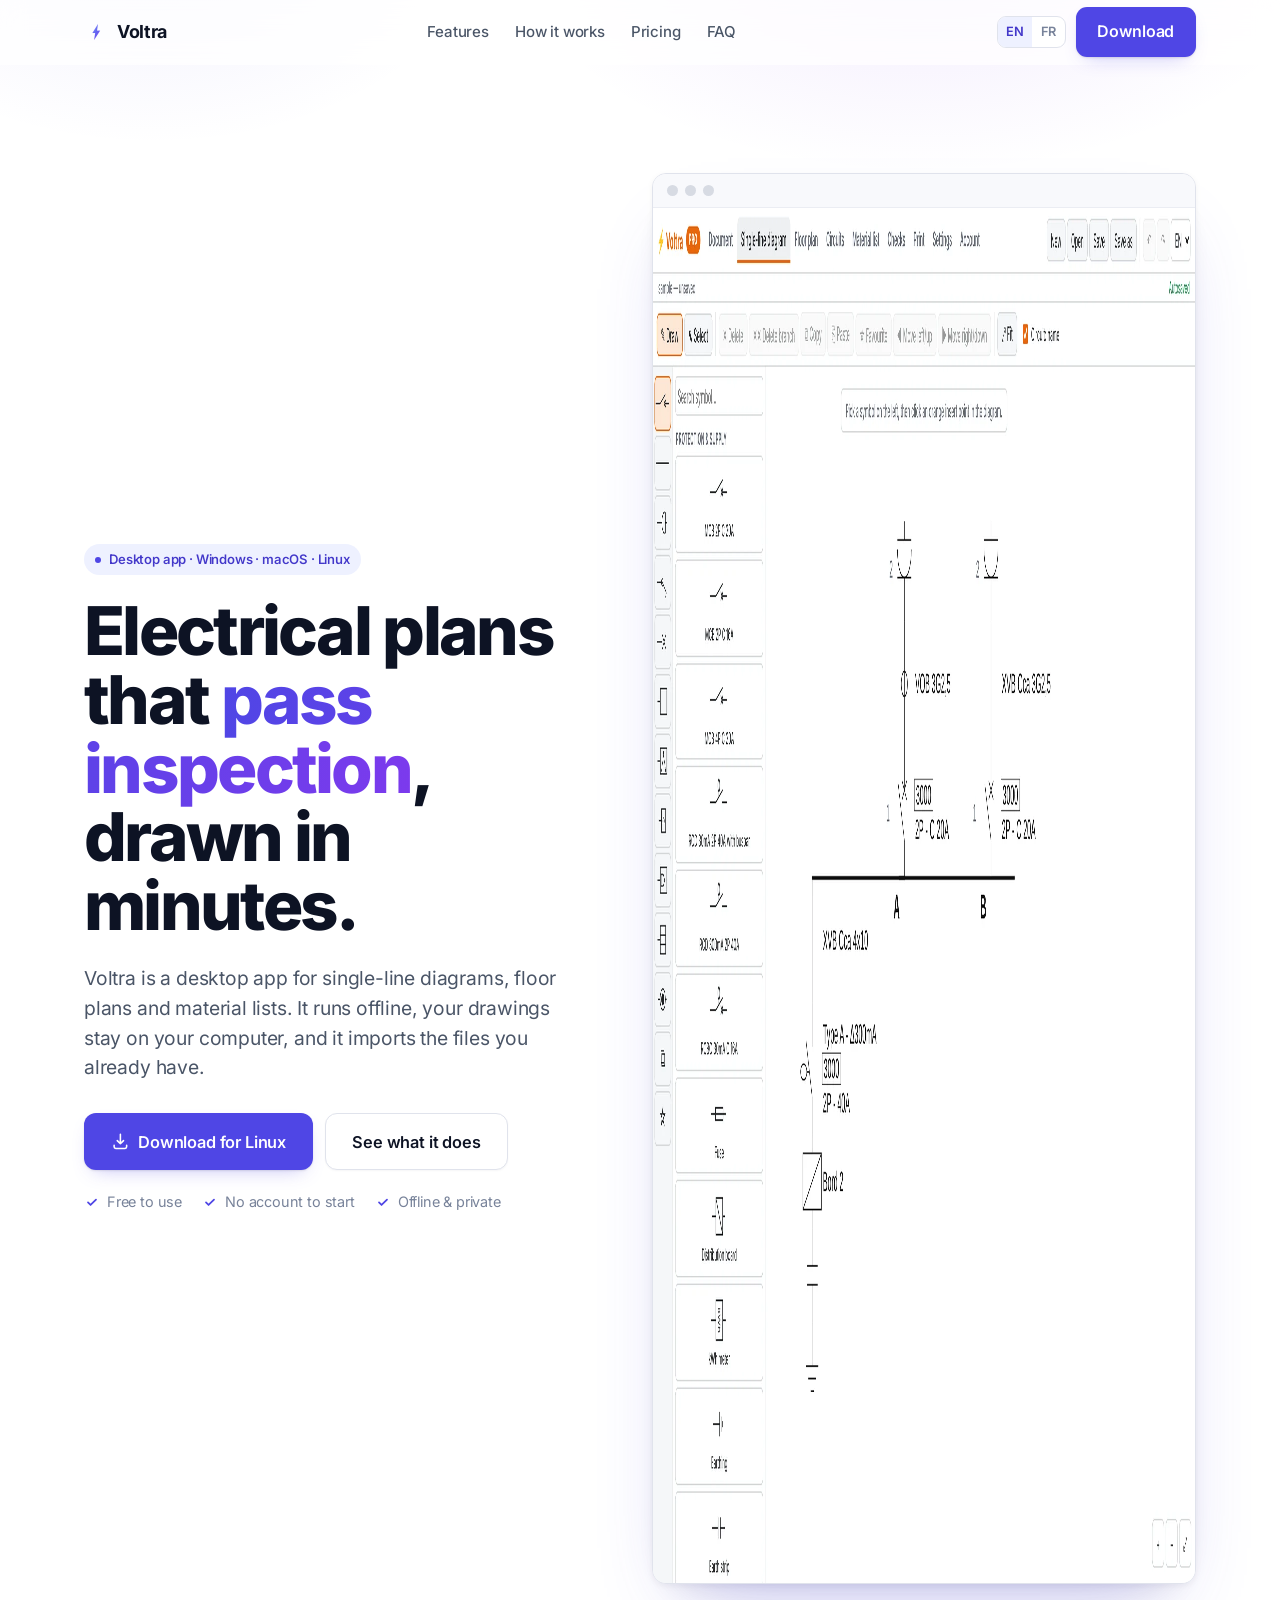
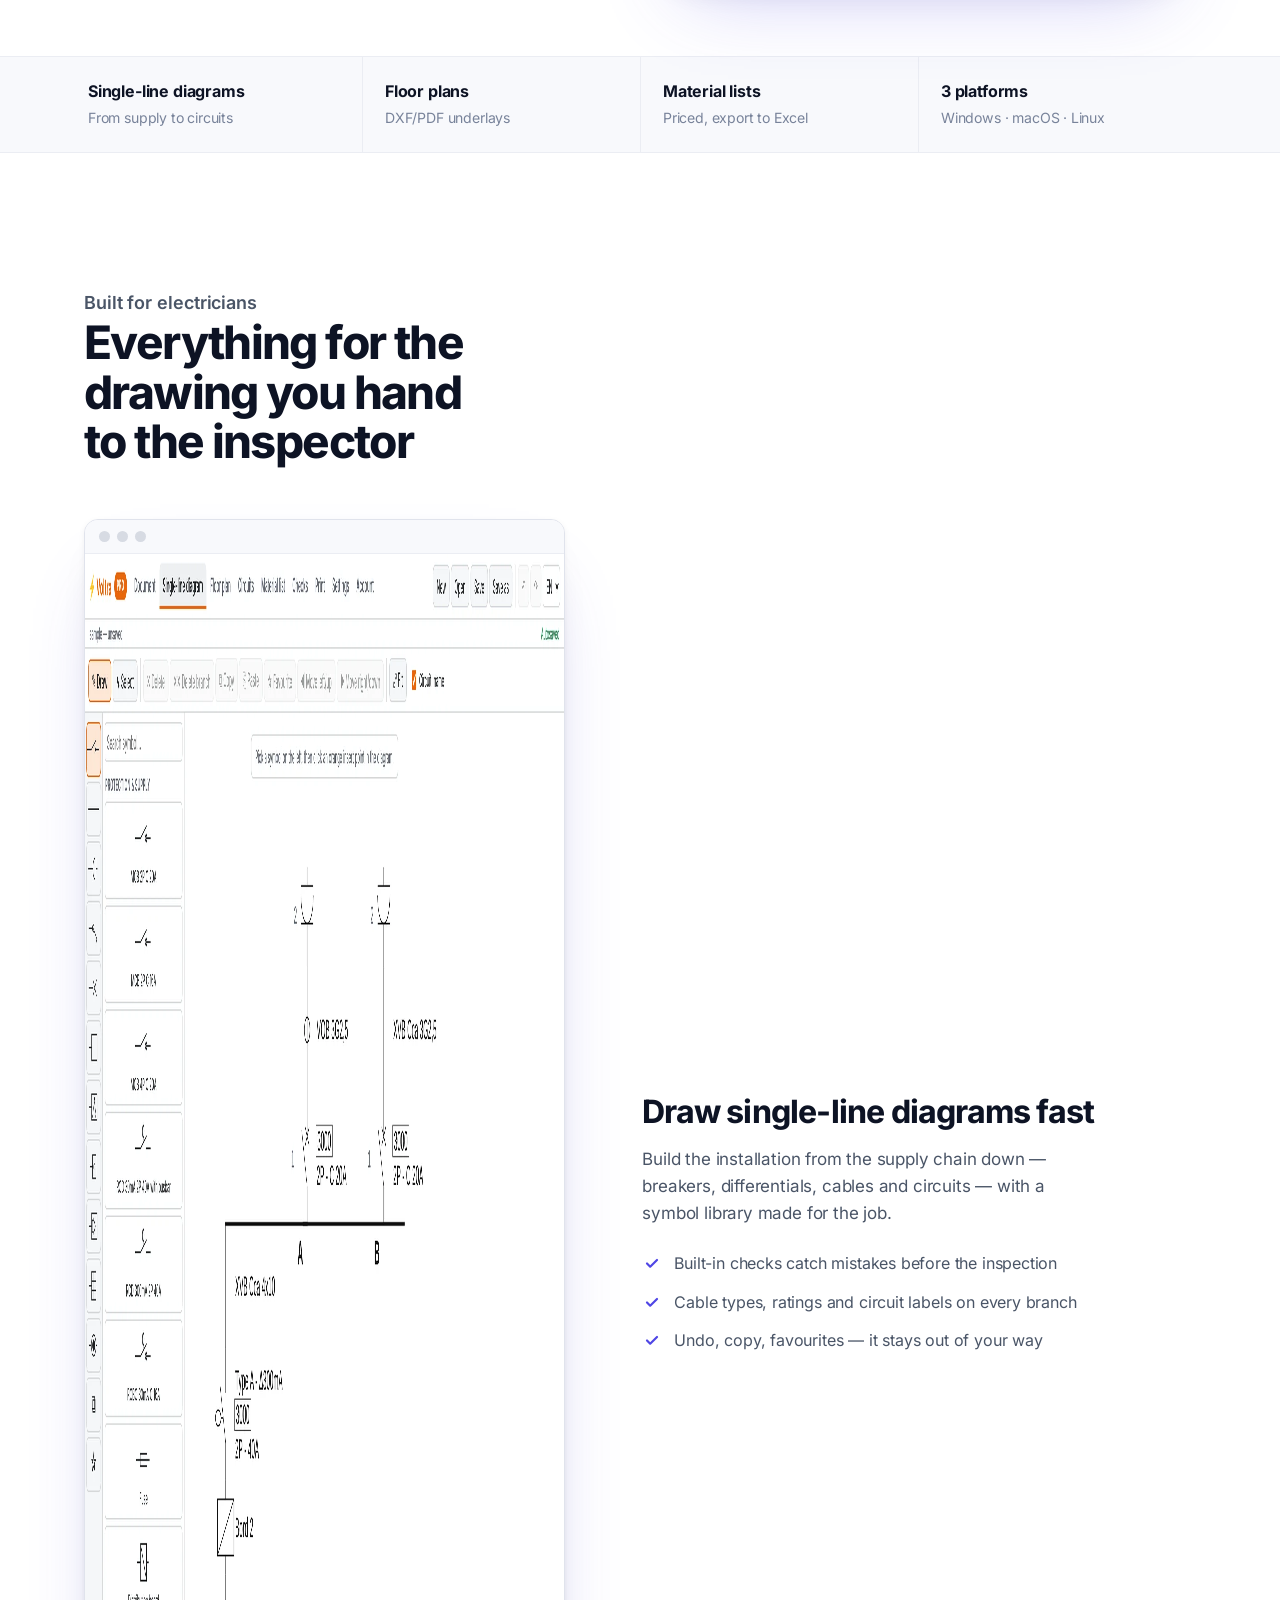
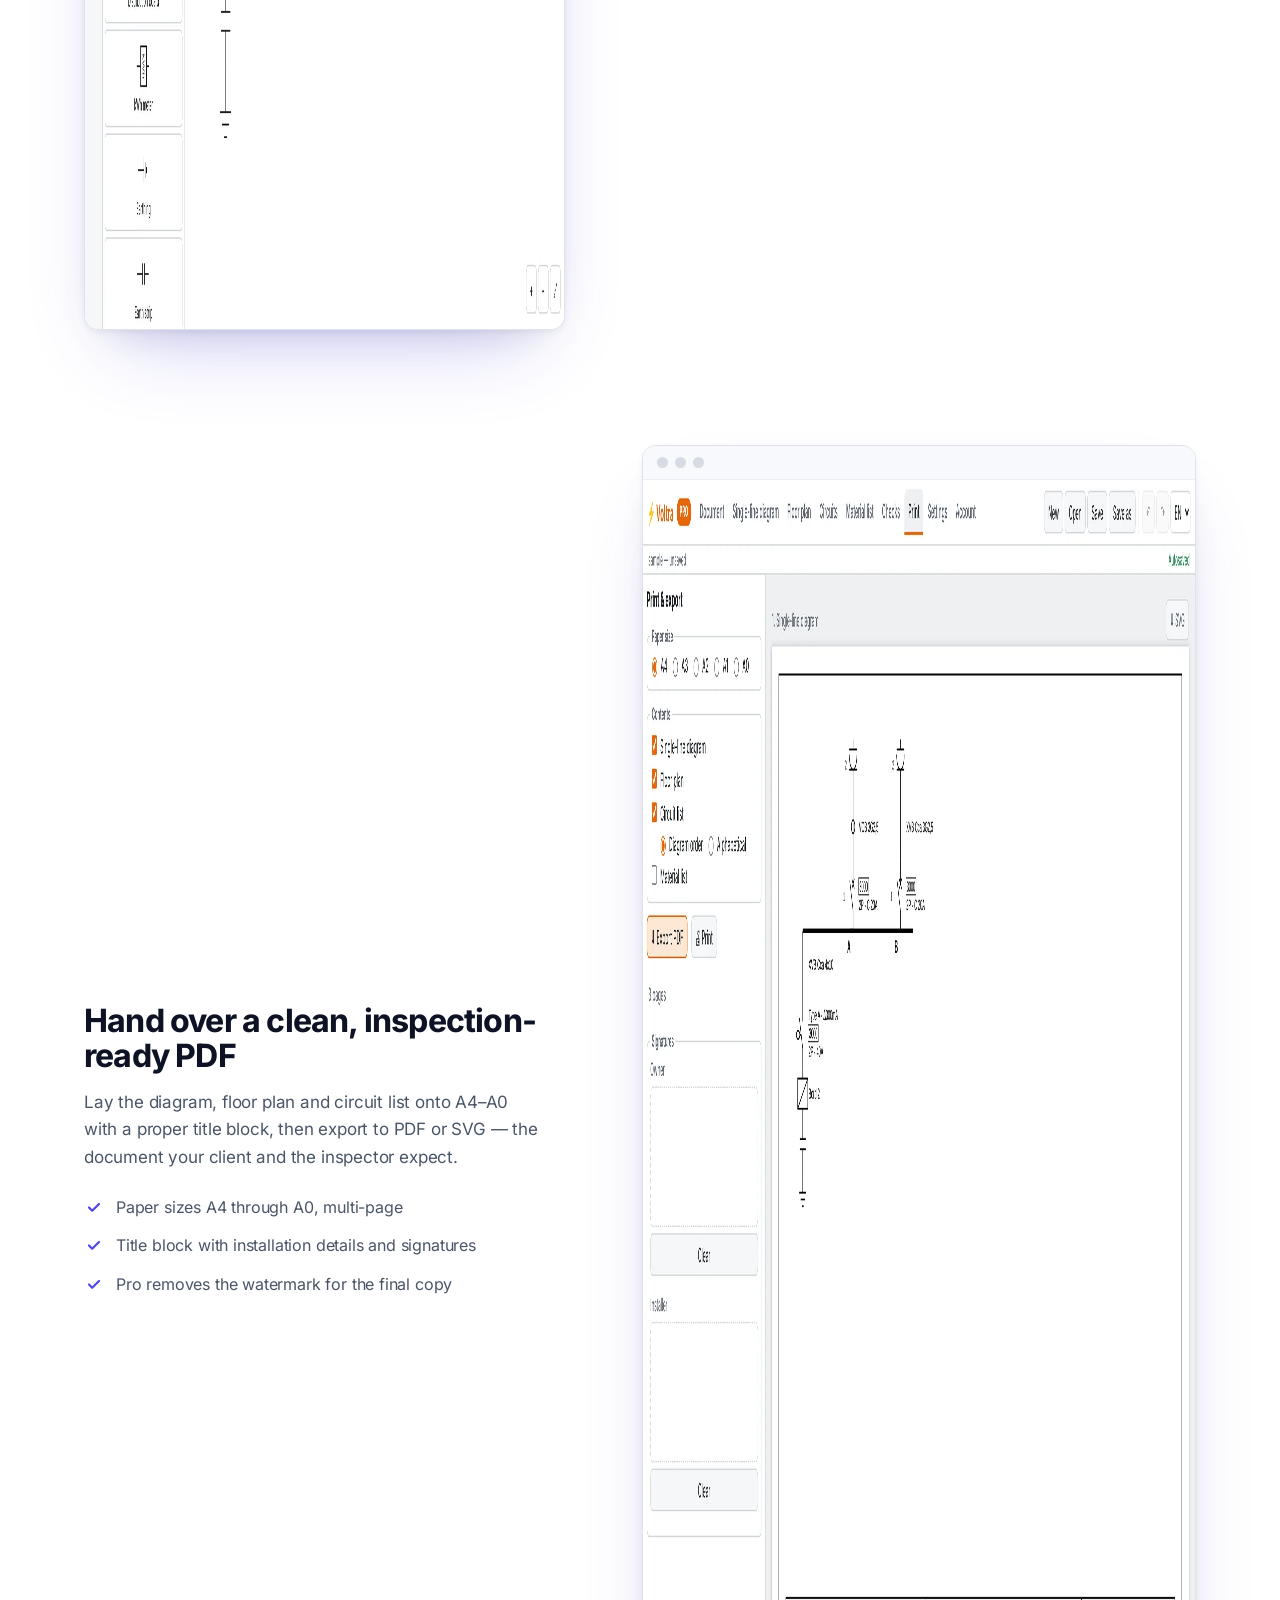
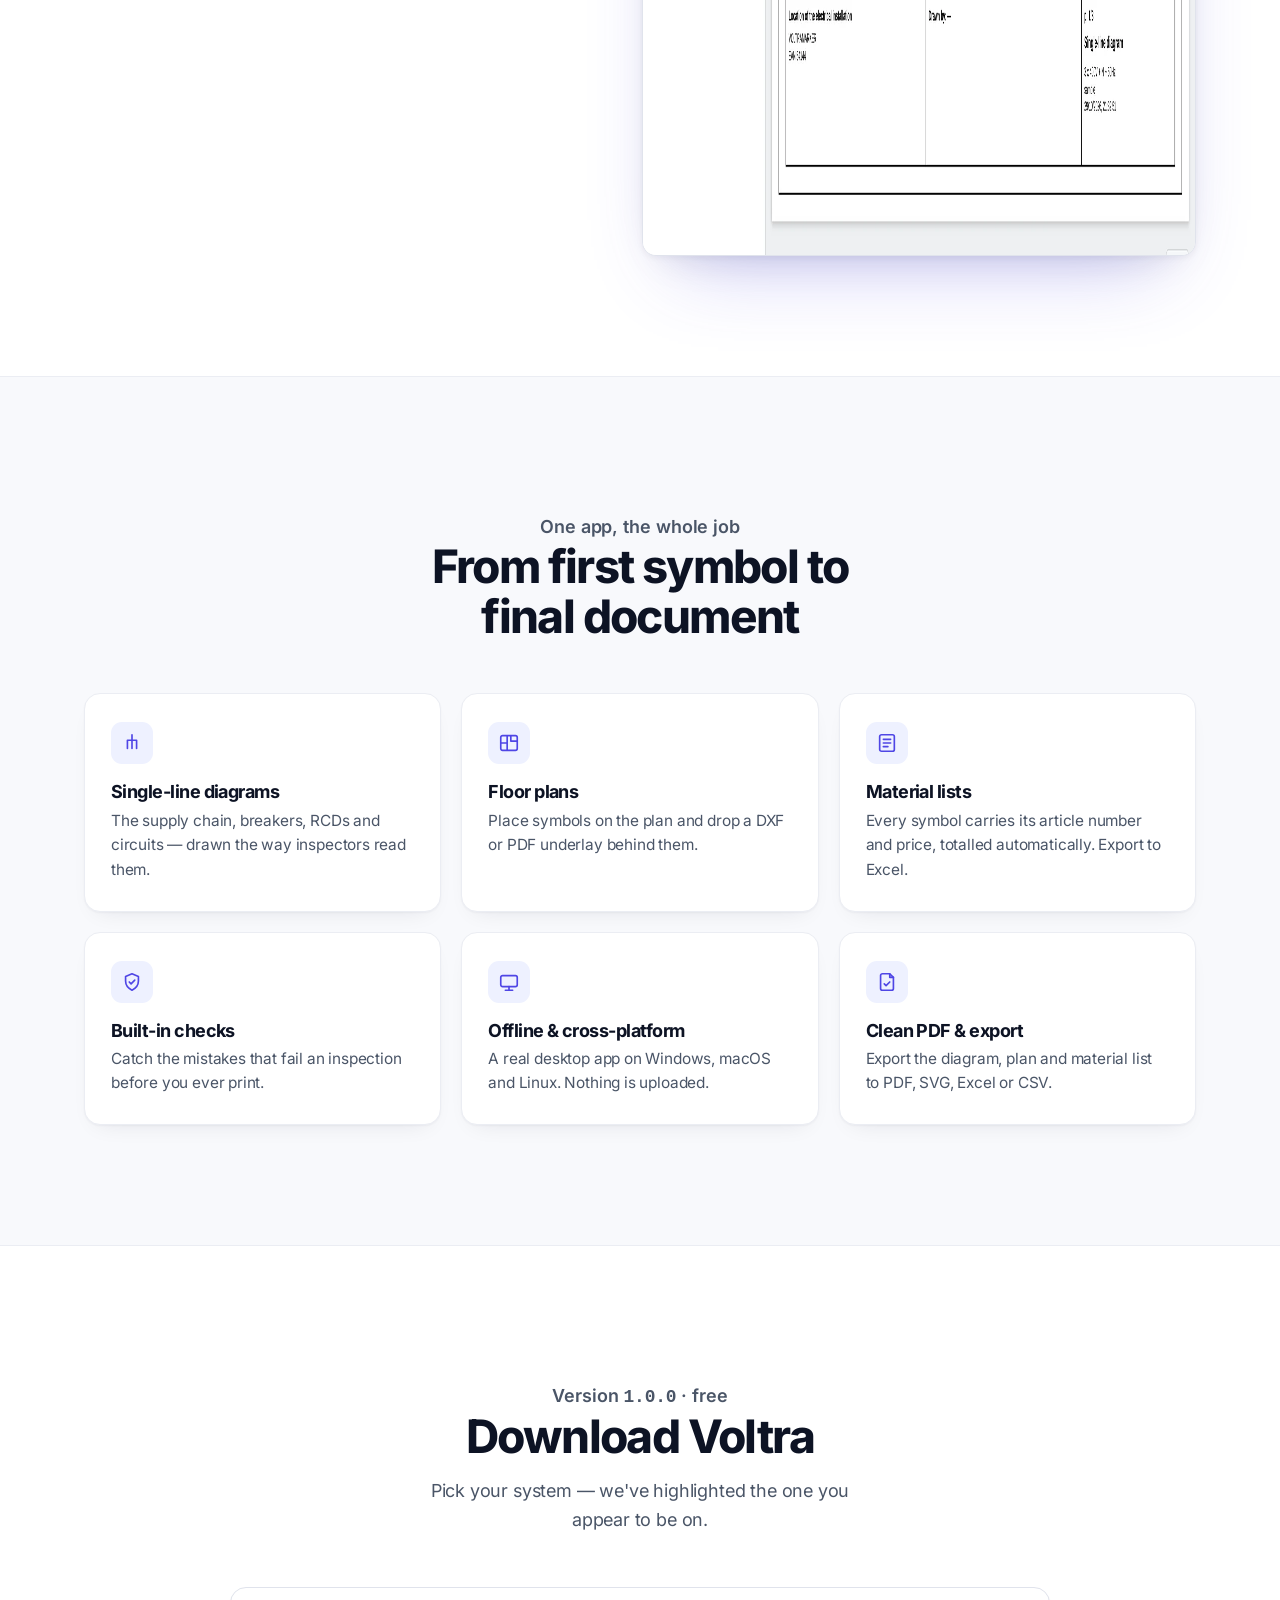
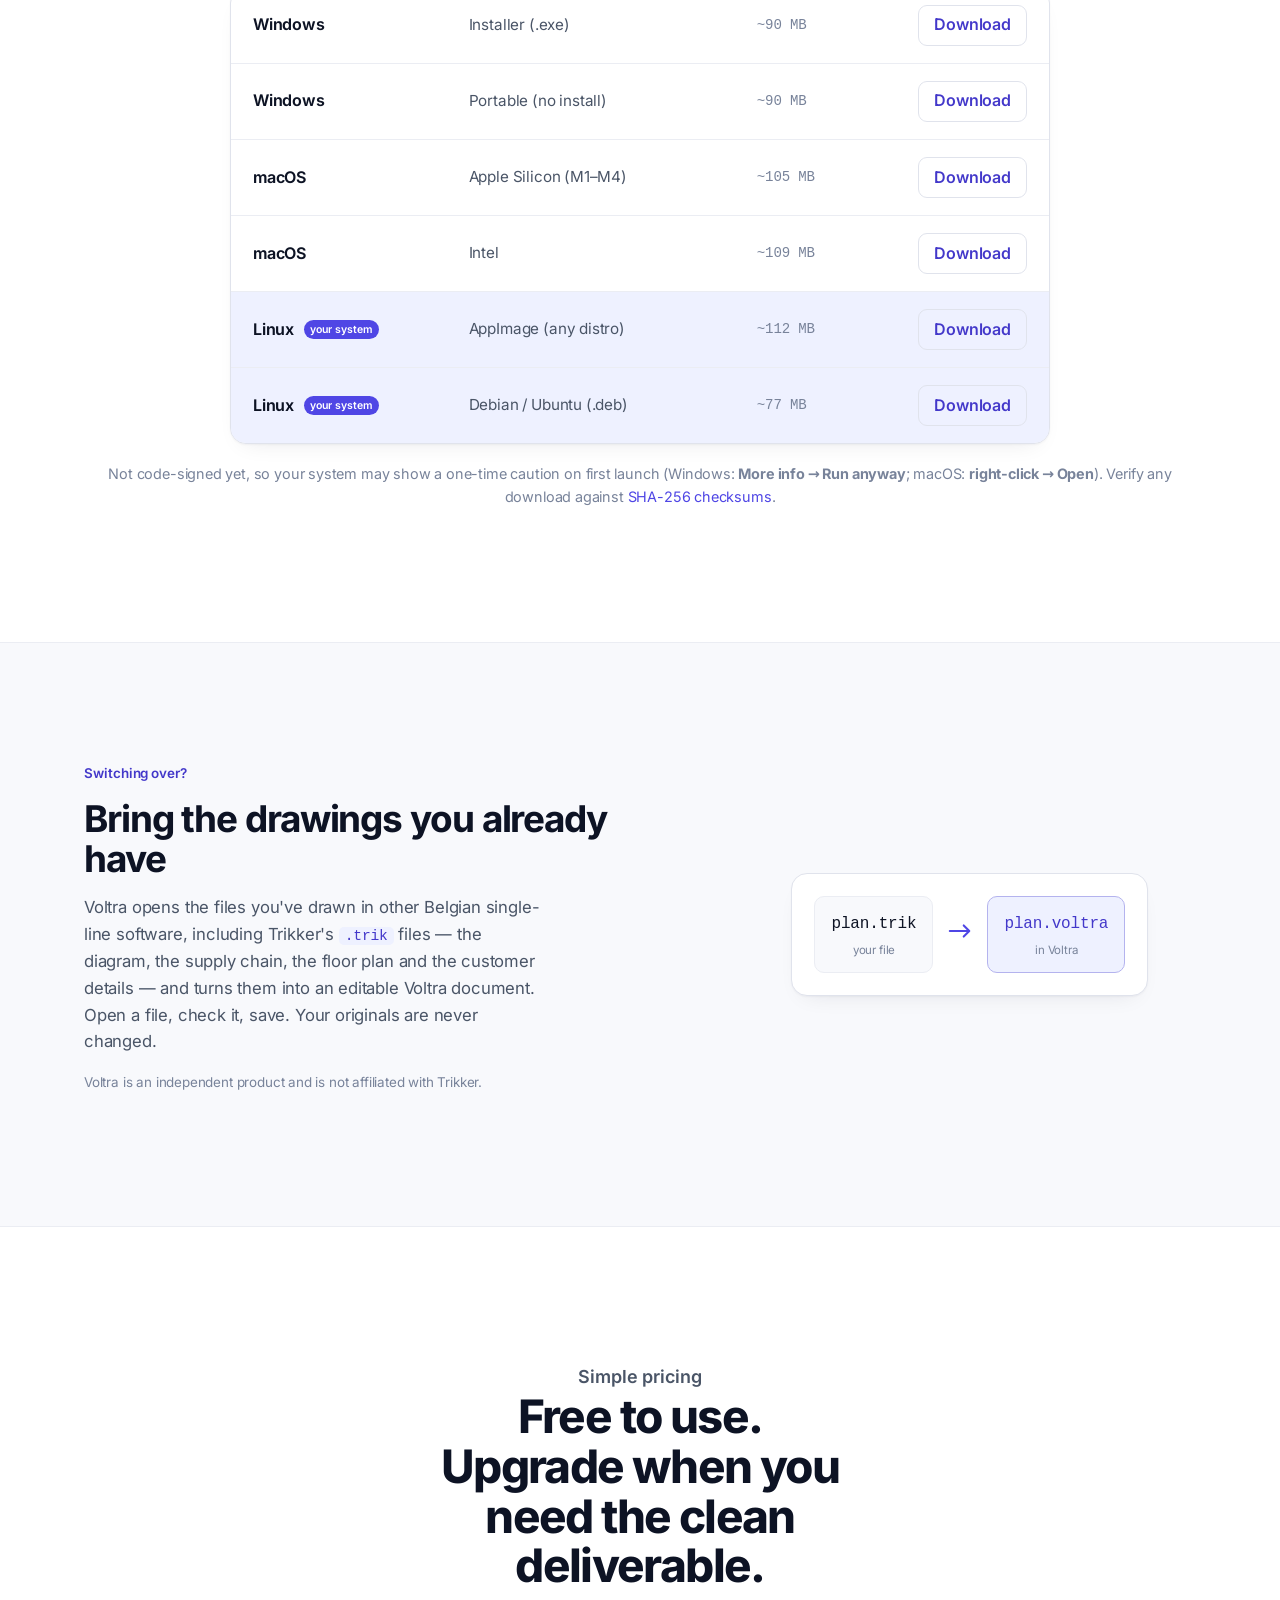
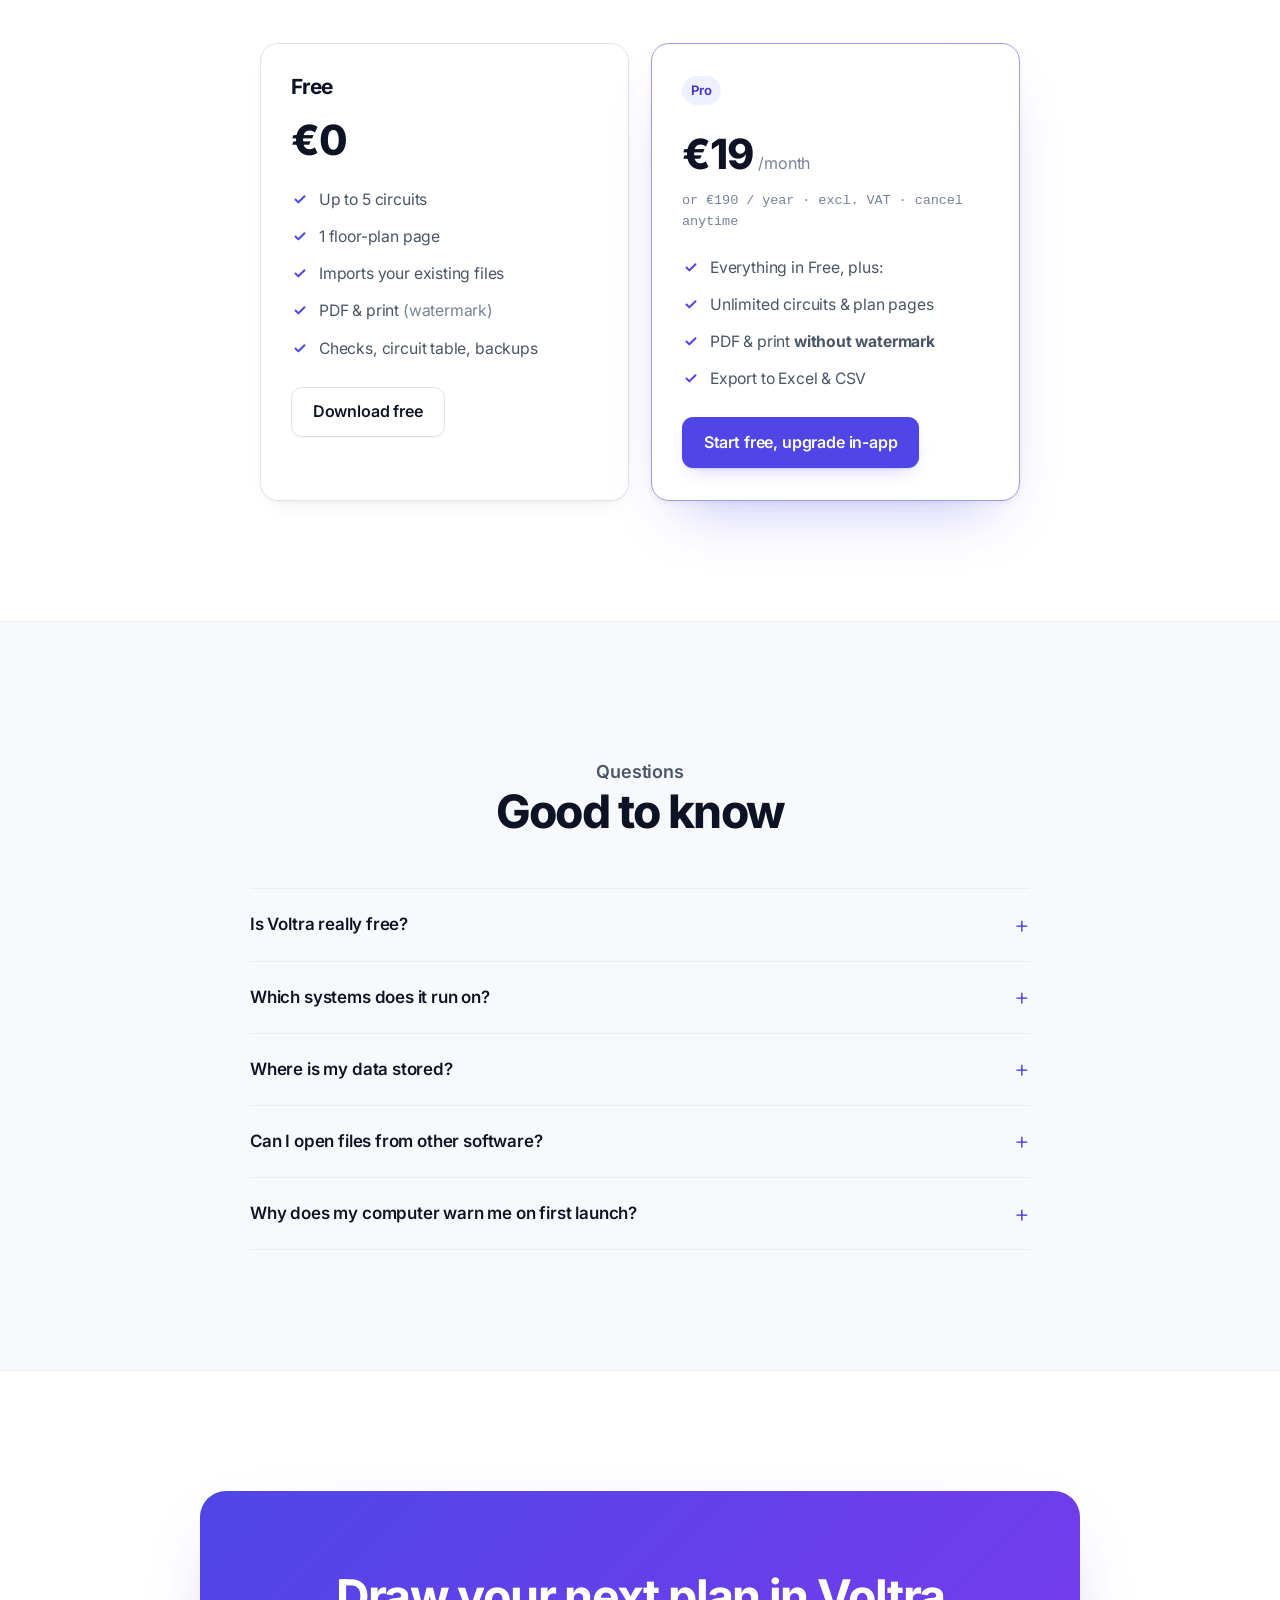
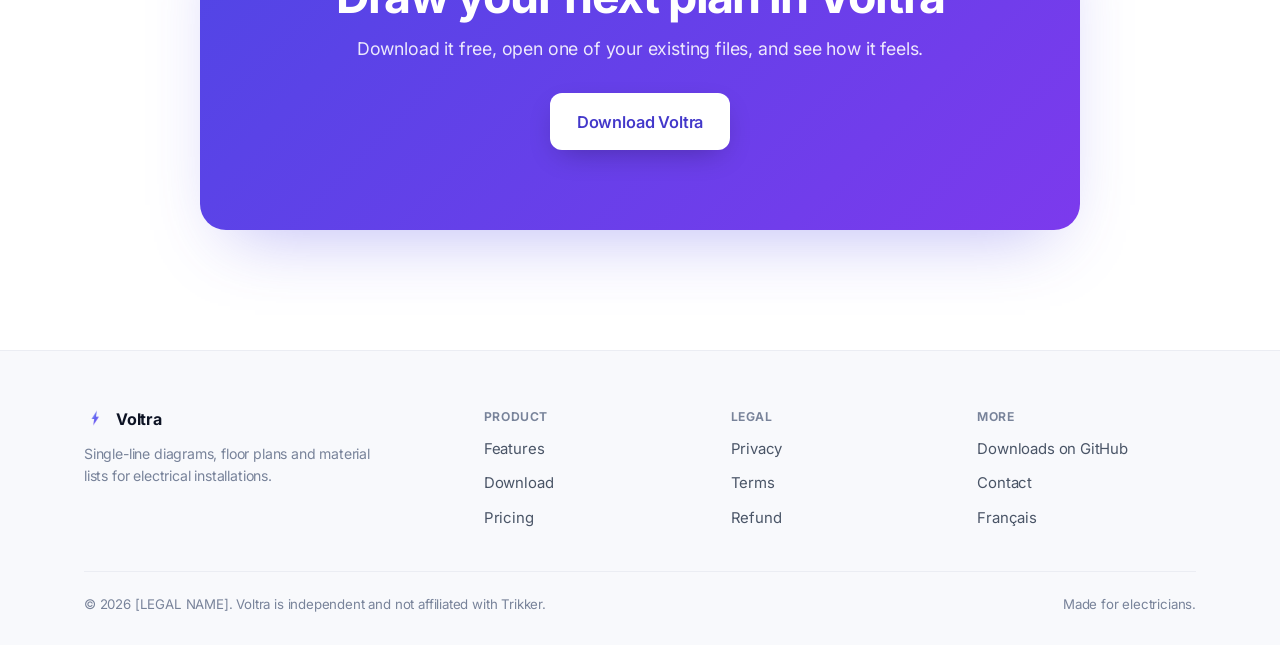
<file: index.html>
<!doctype html>
<html lang="en">
<head>
<meta charset="utf-8">
<meta name="viewport" content="width=device-width, initial-scale=1">
<title>Voltra — electrical single-line diagrams for Windows, Mac &amp; Linux</title>
<meta name="description" content="Voltra is a desktop app for drawing electrical single-line diagrams, floor plans and material lists. Works offline on Windows, macOS and Linux. Free to download.">
<link rel="canonical" href="https://voltra.app/">
<link rel="alternate" hreflang="en" href="https://voltra.app/">
<link rel="alternate" hreflang="fr" href="https://voltra.app/fr/">
<link rel="alternate" hreflang="x-default" href="https://voltra.app/">
<meta http-equiv="Content-Security-Policy" content="default-src 'self'; script-src 'self'; style-src 'self'; img-src 'self' data:; font-src 'self'; connect-src 'self'; base-uri 'none'; form-action 'none'; object-src 'none'; upgrade-insecure-requests">
<link rel="icon" type="image/png" sizes="32x32" href="./assets/favicon-32.png">
<link rel="apple-touch-icon" href="./assets/apple-touch-icon.png">
<meta name="theme-color" content="#ffffff">
<meta property="og:type" content="website">
<meta property="og:site_name" content="Voltra">
<meta property="og:title" content="Voltra — electrical single-line diagrams, done properly">
<meta property="og:description" content="Draw single-line diagrams, floor plans and material lists. Offline. Windows, macOS, Linux. Free.">
<meta property="og:url" content="https://voltra.app/">
<meta property="og:image" content="https://voltra.app/assets/og-image.png">
<meta name="twitter:card" content="summary_large_image">
<meta name="twitter:title" content="Voltra — electrical single-line diagrams">
<meta name="twitter:description" content="Draw single-line diagrams, floor plans and material lists. Offline. Windows, macOS, Linux.">
<meta name="twitter:image" content="https://voltra.app/assets/og-image.png">
<link rel="preload" href="./assets/fonts/inter-latin.woff2" as="font" type="font/woff2" crossorigin>
<link rel="stylesheet" href="./styles.css">
<script type="application/ld+json">
{"@context":"https://schema.org","@type":"SoftwareApplication","name":"Voltra","applicationCategory":"DesignApplication","operatingSystem":"Windows, macOS, Linux","description":"Desktop app for electrical single-line diagrams, floor plans and material lists.","offers":[{"@type":"Offer","price":"0","priceCurrency":"EUR","name":"Free"},{"@type":"Offer","price":"19","priceCurrency":"EUR","name":"Pro (monthly)"}],"url":"https://voltra.app/","softwareVersion":"1.0.0"}
</script>
</head>
<body>
<a class="skip" href="#download">Skip to downloads</a>

<header class="site-head" id="head">
  <div class="wrap head-row">
    <a class="brand" href="#top"><img src="./assets/mark-96.png" alt="" width="24" height="24"><span>Voltra</span></a>
    <nav class="nav" aria-label="Primary">
      <a href="#features">Features</a>
      <a href="#how">How it works</a>
      <a href="#pricing">Pricing</a>
      <a href="#faq">FAQ</a>
    </nav>
    <div class="head-actions">
      <div class="lang" aria-label="Language"><a href="./" class="on" aria-current="page">EN</a><a href="./fr/">FR</a></div>
      <a class="btn btn-primary" href="#download">Download</a>
    </div>
  </div>
</header>

<main id="top">
  <section class="hero">
    <div class="wrap hero-grid">
      <div class="hero-copy">
        <span class="eyebrow"><span class="dot"></span>Desktop app · Windows · macOS · Linux</span>
        <h1>Electrical plans that <span class="grad">pass inspection</span>, drawn in minutes.</h1>
        <p class="lede">Voltra is a desktop app for single-line diagrams, floor plans and material lists.
          It runs offline, your drawings stay on your computer, and it imports the files you already have.</p>
        <div class="hero-cta">
          <a class="btn btn-primary btn-lg" id="hero-download" href="#download">
            <svg viewBox="0 0 24 24" fill="none" aria-hidden="true"><path d="M12 3v12m0 0l-4-4m4 4l4-4M4 17v2a2 2 0 002 2h12a2 2 0 002-2v-2" stroke="currentColor" stroke-width="2" stroke-linecap="round" stroke-linejoin="round"/></svg>
            <span id="hero-download-label">Download Voltra</span>
          </a>
          <a class="btn btn-ghost btn-lg" href="#features">See what it does</a>
        </div>
        <p class="hero-sub">
          <span><svg viewBox="0 0 20 20" fill="none"><path d="M5 10.5l3.2 3.2L15 7" stroke="currentColor" stroke-width="2.2" stroke-linecap="round" stroke-linejoin="round"/></svg>Free to use</span>
          <span><svg viewBox="0 0 20 20" fill="none"><path d="M5 10.5l3.2 3.2L15 7" stroke="currentColor" stroke-width="2.2" stroke-linecap="round" stroke-linejoin="round"/></svg>No account to start</span>
          <span><svg viewBox="0 0 20 20" fill="none"><path d="M5 10.5l3.2 3.2L15 7" stroke="currentColor" stroke-width="2.2" stroke-linecap="round" stroke-linejoin="round"/></svg>Offline &amp; private</span>
        </p>
      </div>
      <div class="hero-art">
        <div class="frame"><div class="bar"><i></i><i></i><i></i></div>
          <img src="./assets/shot-diagram.webp" width="2200" height="1375" alt="The Voltra app showing an electrical single-line diagram with breakers, a differential, a busbar and two circuits.">
        </div>
      </div>
    </div>
  </section>

  <section class="trust">
    <div class="wrap trust-row">
      <div class="trust-item"><b>Single-line diagrams</b><span>From supply to circuits</span></div>
      <div class="trust-item"><b>Floor plans</b><span>DXF/PDF underlays</span></div>
      <div class="trust-item"><b>Material lists</b><span>Priced, export to Excel</span></div>
      <div class="trust-item"><b>3 platforms</b><span>Windows · macOS · Linux</span></div>
    </div>
  </section>

  <section class="section" id="features">
    <div class="wrap">
      <div class="sec-head"><p class="kicker">Built for electricians</p><h2>Everything for the drawing you hand to the inspector</h2></div>
      <div class="showcase">
        <div class="row">
          <div class="row-media"><div class="frame"><div class="bar"><i></i><i></i><i></i></div><img src="./assets/shot-diagram.webp" width="2200" height="1375" alt="Voltra single-line diagram editor with a symbol palette and a drawn installation."></div></div>
          <div class="row-copy">
            <h3>Draw single-line diagrams fast</h3>
            <p>Build the installation from the supply chain down — breakers, differentials, cables and circuits — with a symbol library made for the job.</p>
            <ul class="row-list">
              <li><svg viewBox="0 0 20 20" fill="none"><path d="M5 10.5l3.2 3.2L15 7" stroke="currentColor" stroke-width="2.2" stroke-linecap="round" stroke-linejoin="round"/></svg>Built-in checks catch mistakes before the inspection</li>
              <li><svg viewBox="0 0 20 20" fill="none"><path d="M5 10.5l3.2 3.2L15 7" stroke="currentColor" stroke-width="2.2" stroke-linecap="round" stroke-linejoin="round"/></svg>Cable types, ratings and circuit labels on every branch</li>
              <li><svg viewBox="0 0 20 20" fill="none"><path d="M5 10.5l3.2 3.2L15 7" stroke="currentColor" stroke-width="2.2" stroke-linecap="round" stroke-linejoin="round"/></svg>Undo, copy, favourites — it stays out of your way</li>
            </ul>
          </div>
        </div>
        <div class="row flip">
          <div class="row-media"><div class="frame"><div class="bar"><i></i><i></i><i></i></div><img src="./assets/shot-print.webp" width="2200" height="1375" alt="Voltra print and export view showing the single-line diagram on an A4 sheet with a title block."></div></div>
          <div class="row-copy">
            <h3>Hand over a clean, inspection-ready PDF</h3>
            <p>Lay the diagram, floor plan and circuit list onto A4–A0 with a proper title block, then export to PDF or SVG — the document your client and the inspector expect.</p>
            <ul class="row-list">
              <li><svg viewBox="0 0 20 20" fill="none"><path d="M5 10.5l3.2 3.2L15 7" stroke="currentColor" stroke-width="2.2" stroke-linecap="round" stroke-linejoin="round"/></svg>Paper sizes A4 through A0, multi-page</li>
              <li><svg viewBox="0 0 20 20" fill="none"><path d="M5 10.5l3.2 3.2L15 7" stroke="currentColor" stroke-width="2.2" stroke-linecap="round" stroke-linejoin="round"/></svg>Title block with installation details and signatures</li>
              <li><svg viewBox="0 0 20 20" fill="none"><path d="M5 10.5l3.2 3.2L15 7" stroke="currentColor" stroke-width="2.2" stroke-linecap="round" stroke-linejoin="round"/></svg>Pro removes the watermark for the final copy</li>
            </ul>
          </div>
        </div>
      </div>
    </div>
  </section>

  <section class="section alt" id="how">
    <div class="wrap">
      <div class="sec-head center"><p class="kicker">One app, the whole job</p><h2>From first symbol to final document</h2></div>
      <div class="grid3">
        <div class="card"><div class="ic"><svg viewBox="0 0 24 24" fill="none"><path d="M12 3v6M12 9H7v5M12 9h5v5M7 14v4M17 14v4M12 9v9" stroke="currentColor" stroke-width="1.8" stroke-linecap="round" stroke-linejoin="round"/></svg></div><h4>Single-line diagrams</h4><p>The supply chain, breakers, RCDs and circuits — drawn the way inspectors read them.</p></div>
        <div class="card"><div class="ic"><svg viewBox="0 0 24 24" fill="none"><rect x="3" y="4" width="18" height="16" rx="2" stroke="currentColor" stroke-width="1.8"/><path d="M3 12h7v8M10 12V4M14 4v6h7" stroke="currentColor" stroke-width="1.8" stroke-linejoin="round"/></svg></div><h4>Floor plans</h4><p>Place symbols on the plan and drop a DXF or PDF underlay behind them.</p></div>
        <div class="card"><div class="ic"><svg viewBox="0 0 24 24" fill="none"><rect x="4" y="3" width="16" height="18" rx="2" stroke="currentColor" stroke-width="1.8"/><path d="M8 8h8M8 12h8M8 16h5" stroke="currentColor" stroke-width="1.8" stroke-linecap="round"/></svg></div><h4>Material lists</h4><p>Every symbol carries its article number and price, totalled automatically. Export to Excel.</p></div>
        <div class="card"><div class="ic"><svg viewBox="0 0 24 24" fill="none"><path d="M12 3l7 3v5c0 4.5-3 8-7 10-4-2-7-5.5-7-10V6z" stroke="currentColor" stroke-width="1.8" stroke-linejoin="round"/><path d="M9 12l2 2 4-4" stroke="currentColor" stroke-width="1.8" stroke-linecap="round" stroke-linejoin="round"/></svg></div><h4>Built-in checks</h4><p>Catch the mistakes that fail an inspection before you ever print.</p></div>
        <div class="card"><div class="ic"><svg viewBox="0 0 24 24" fill="none"><rect x="3" y="5" width="18" height="12" rx="2" stroke="currentColor" stroke-width="1.8"/><path d="M8 21h8M12 17v4" stroke="currentColor" stroke-width="1.8" stroke-linecap="round"/></svg></div><h4>Offline &amp; cross-platform</h4><p>A real desktop app on Windows, macOS and Linux. Nothing is uploaded.</p></div>
        <div class="card"><div class="ic"><svg viewBox="0 0 24 24" fill="none"><path d="M15 3H7a2 2 0 00-2 2v14a2 2 0 002 2h10a2 2 0 002-2V7z" stroke="currentColor" stroke-width="1.8" stroke-linejoin="round"/><path d="M15 3v4h4M9 14l2 2 4-4" stroke="currentColor" stroke-width="1.8" stroke-linecap="round" stroke-linejoin="round"/></svg></div><h4>Clean PDF &amp; export</h4><p>Export the diagram, plan and material list to PDF, SVG, Excel or CSV.</p></div>
      </div>
    </div>
  </section>

  <section class="section" id="download">
    <div class="wrap">
      <div class="sec-head center"><p class="kicker">Version <span class="mono" id="ver">1.0.0</span> · free</p><h2>Download Voltra</h2><p>Pick your system — we've highlighted the one you appear to be on.</p></div>
      <div class="dl-wrap" id="dl-list">
        <a class="dl-row" data-os="windows" href="https://github.com/mqasimhere/voltra-downloads/releases/latest/download/voltra-windows-setup.exe" rel="noopener"><span class="dl-os">Windows</span><span class="dl-kind">Installer (.exe)</span><span class="dl-size">~90 MB</span><span class="dl-get">Download</span></a>
        <a class="dl-row" data-os="windows" href="https://github.com/mqasimhere/voltra-downloads/releases/latest/download/voltra-windows-portable.exe" rel="noopener"><span class="dl-os">Windows</span><span class="dl-kind">Portable (no install)</span><span class="dl-size">~90 MB</span><span class="dl-get">Download</span></a>
        <a class="dl-row" data-os="mac-arm" href="https://github.com/mqasimhere/voltra-downloads/releases/latest/download/voltra-mac-apple-silicon.dmg" rel="noopener"><span class="dl-os">macOS</span><span class="dl-kind">Apple Silicon (M1–M4)</span><span class="dl-size">~105 MB</span><span class="dl-get">Download</span></a>
        <a class="dl-row" data-os="mac-intel" href="https://github.com/mqasimhere/voltra-downloads/releases/latest/download/voltra-mac-intel.dmg" rel="noopener"><span class="dl-os">macOS</span><span class="dl-kind">Intel</span><span class="dl-size">~109 MB</span><span class="dl-get">Download</span></a>
        <a class="dl-row" data-os="linux" href="https://github.com/mqasimhere/voltra-downloads/releases/latest/download/voltra-linux.AppImage" rel="noopener"><span class="dl-os">Linux</span><span class="dl-kind">AppImage (any distro)</span><span class="dl-size">~112 MB</span><span class="dl-get">Download</span></a>
        <a class="dl-row" data-os="linux" href="https://github.com/mqasimhere/voltra-downloads/releases/latest/download/voltra-linux.deb" rel="noopener"><span class="dl-os">Linux</span><span class="dl-kind">Debian / Ubuntu (.deb)</span><span class="dl-size">~77 MB</span><span class="dl-get">Download</span></a>
      </div>
      <p class="muted dl-note">Not code-signed yet, so your system may show a one-time caution on first launch (Windows: <b>More info → Run anyway</b>; macOS: <b>right-click → Open</b>). Verify any download against <a id="sums-link" href="#" rel="noopener">SHA-256 checksums</a>.</p>
    </div>
  </section>

  <section class="section alt">
    <div class="wrap migrate-box">
      <div>
        <p class="kicker">Switching over?</p>
        <h2 class="mig-h2">Bring the drawings you already have</h2>
        <p class="mig-p">Voltra opens the files you've drawn in other Belgian single-line software, including Trikker's <code>.trik</code> files — the diagram, the supply chain, the floor plan and the customer details — and turns them into an editable Voltra document. Open a file, check it, save. Your originals are never changed.</p>
        <p class="muted mig-dis">Voltra is an independent product and is not affiliated with Trikker.</p>
      </div>
      <div class="center-self">
        <div class="swap">
          <div class="chip"><span class="mono">plan.trik</span><small>your file</small></div>
          <span class="arrow"><svg viewBox="0 0 28 20" fill="none"><path d="M3 10h20M18 4l6 6-6 6" stroke="currentColor" stroke-width="2.2" stroke-linecap="round" stroke-linejoin="round"/></svg></span>
          <div class="chip to"><span class="mono">plan.voltra</span><small>in Voltra</small></div>
        </div>
      </div>
    </div>
  </section>

  <section class="section" id="pricing">
    <div class="wrap">
      <div class="sec-head center"><p class="kicker">Simple pricing</p><h2>Free to use. Upgrade when you need the clean deliverable.</h2></div>
      <div class="plans">
        <div class="plan">
          <h3>Free</h3>
          <div class="price"><span class="amt">€0</span></div>
          <ul>
            <li><svg viewBox="0 0 20 20" fill="none"><path d="M5 10.5l3.2 3.2L15 7" stroke="currentColor" stroke-width="2.2" stroke-linecap="round" stroke-linejoin="round"/></svg>Up to 5 circuits</li>
            <li><svg viewBox="0 0 20 20" fill="none"><path d="M5 10.5l3.2 3.2L15 7" stroke="currentColor" stroke-width="2.2" stroke-linecap="round" stroke-linejoin="round"/></svg>1 floor-plan page</li>
            <li><svg viewBox="0 0 20 20" fill="none"><path d="M5 10.5l3.2 3.2L15 7" stroke="currentColor" stroke-width="2.2" stroke-linecap="round" stroke-linejoin="round"/></svg>Imports your existing files</li>
            <li><svg viewBox="0 0 20 20" fill="none"><path d="M5 10.5l3.2 3.2L15 7" stroke="currentColor" stroke-width="2.2" stroke-linecap="round" stroke-linejoin="round"/></svg>PDF &amp; print <span class="muted">(watermark)</span></li>
            <li><svg viewBox="0 0 20 20" fill="none"><path d="M5 10.5l3.2 3.2L15 7" stroke="currentColor" stroke-width="2.2" stroke-linecap="round" stroke-linejoin="round"/></svg>Checks, circuit table, backups</li>
          </ul>
          <a class="btn btn-ghost" href="#download">Download free</a>
        </div>
        <div class="plan pro">
          <span class="flag">Pro</span>
          <div class="price"><span class="amt">€19</span><span class="per">/month</span></div>
          <p class="price-alt mono">or €190 / year · excl. VAT · cancel anytime</p>
          <ul>
            <li><svg viewBox="0 0 20 20" fill="none"><path d="M5 10.5l3.2 3.2L15 7" stroke="currentColor" stroke-width="2.2" stroke-linecap="round" stroke-linejoin="round"/></svg>Everything in Free, plus:</li>
            <li><svg viewBox="0 0 20 20" fill="none"><path d="M5 10.5l3.2 3.2L15 7" stroke="currentColor" stroke-width="2.2" stroke-linecap="round" stroke-linejoin="round"/></svg>Unlimited circuits &amp; plan pages</li>
            <li><svg viewBox="0 0 20 20" fill="none"><path d="M5 10.5l3.2 3.2L15 7" stroke="currentColor" stroke-width="2.2" stroke-linecap="round" stroke-linejoin="round"/></svg>PDF &amp; print <b>without watermark</b></li>
            <li><svg viewBox="0 0 20 20" fill="none"><path d="M5 10.5l3.2 3.2L15 7" stroke="currentColor" stroke-width="2.2" stroke-linecap="round" stroke-linejoin="round"/></svg>Export to Excel &amp; CSV</li>
          </ul>
          <a class="btn btn-primary" href="#download">Start free, upgrade in-app</a>
        </div>
      </div>
    </div>
  </section>

  <section class="section alt" id="faq">
    <div class="wrap">
      <div class="sec-head center"><p class="kicker">Questions</p><h2>Good to know</h2></div>
      <div class="faq">
        <details><summary>Is Voltra really free?</summary><p>Yes. The free version is a full working app: draw diagrams and plans, run the checks, and print or export to PDF. It's limited to 5 circuits and one floor-plan page and adds a watermark to exports. Pro removes those limits.</p></details>
        <details><summary>Which systems does it run on?</summary><p>Windows 10/11, macOS (Apple Silicon and Intel) and Linux. It's a standard desktop app — if your current software runs on your PC, Voltra will too.</p></details>
        <details><summary>Where is my data stored?</summary><p>On your own computer. Voltra is a desktop app; your drawings and customer details are saved as files on your machine and are never uploaded. Only a subscription, if you buy one, involves our server (just your e-mail and plan).</p></details>
        <details><summary>Can I open files from other software?</summary><p>Yes — Voltra imports single-line files from other Belgian tools, including Trikker <code>.trik</code> files, so you don't have to redraw your existing work. Voltra is independent and not affiliated with Trikker.</p></details>
        <details><summary>Why does my computer warn me on first launch?</summary><p>Because the app isn't code-signed yet. It's safe to run — see the note under Download — and you can verify the file against its published SHA-256 checksum.</p></details>
      </div>
    </div>
  </section>

  <section class="section">
    <div class="wrap"><div class="cta-box">
      <h2>Draw your next plan in Voltra</h2>
      <p>Download it free, open one of your existing files, and see how it feels.</p>
      <a class="btn btn-primary btn-lg" href="#download">Download Voltra</a>
    </div></div>
  </section>
</main>

<footer class="foot">
  <div class="wrap">
    <div class="foot-grid">
      <div class="foot-brand"><img src="./assets/mark-96.png" alt="" width="22" height="22"><span class="fb-name">Voltra</span><p>Single-line diagrams, floor plans and material lists for electrical installations.</p></div>
      <nav class="foot-col" aria-label="Product"><h5>Product</h5><a href="#features">Features</a><a href="#download">Download</a><a href="#pricing">Pricing</a></nav>
      <nav class="foot-col" aria-label="Legal"><h5>Legal</h5><a href="./privacy.html">Privacy</a><a href="./terms.html">Terms</a><a href="./refund.html">Refund</a></nav>
      <nav class="foot-col" aria-label="More"><h5>More</h5><a id="gh-link" href="#" rel="noopener">Downloads on GitHub</a><a href="mailto:[CONTACT-EMAIL]">Contact</a><a href="./fr/">Français</a></nav>
    </div>
    <div class="foot-legal"><span>© <span id="year">2026</span> [LEGAL NAME]. Voltra is independent and not affiliated with Trikker.</span><span>Made for electricians.</span></div>
  </div>
</footer>

<script src="./app.js" defer></script>
</body>
</html>
</file>
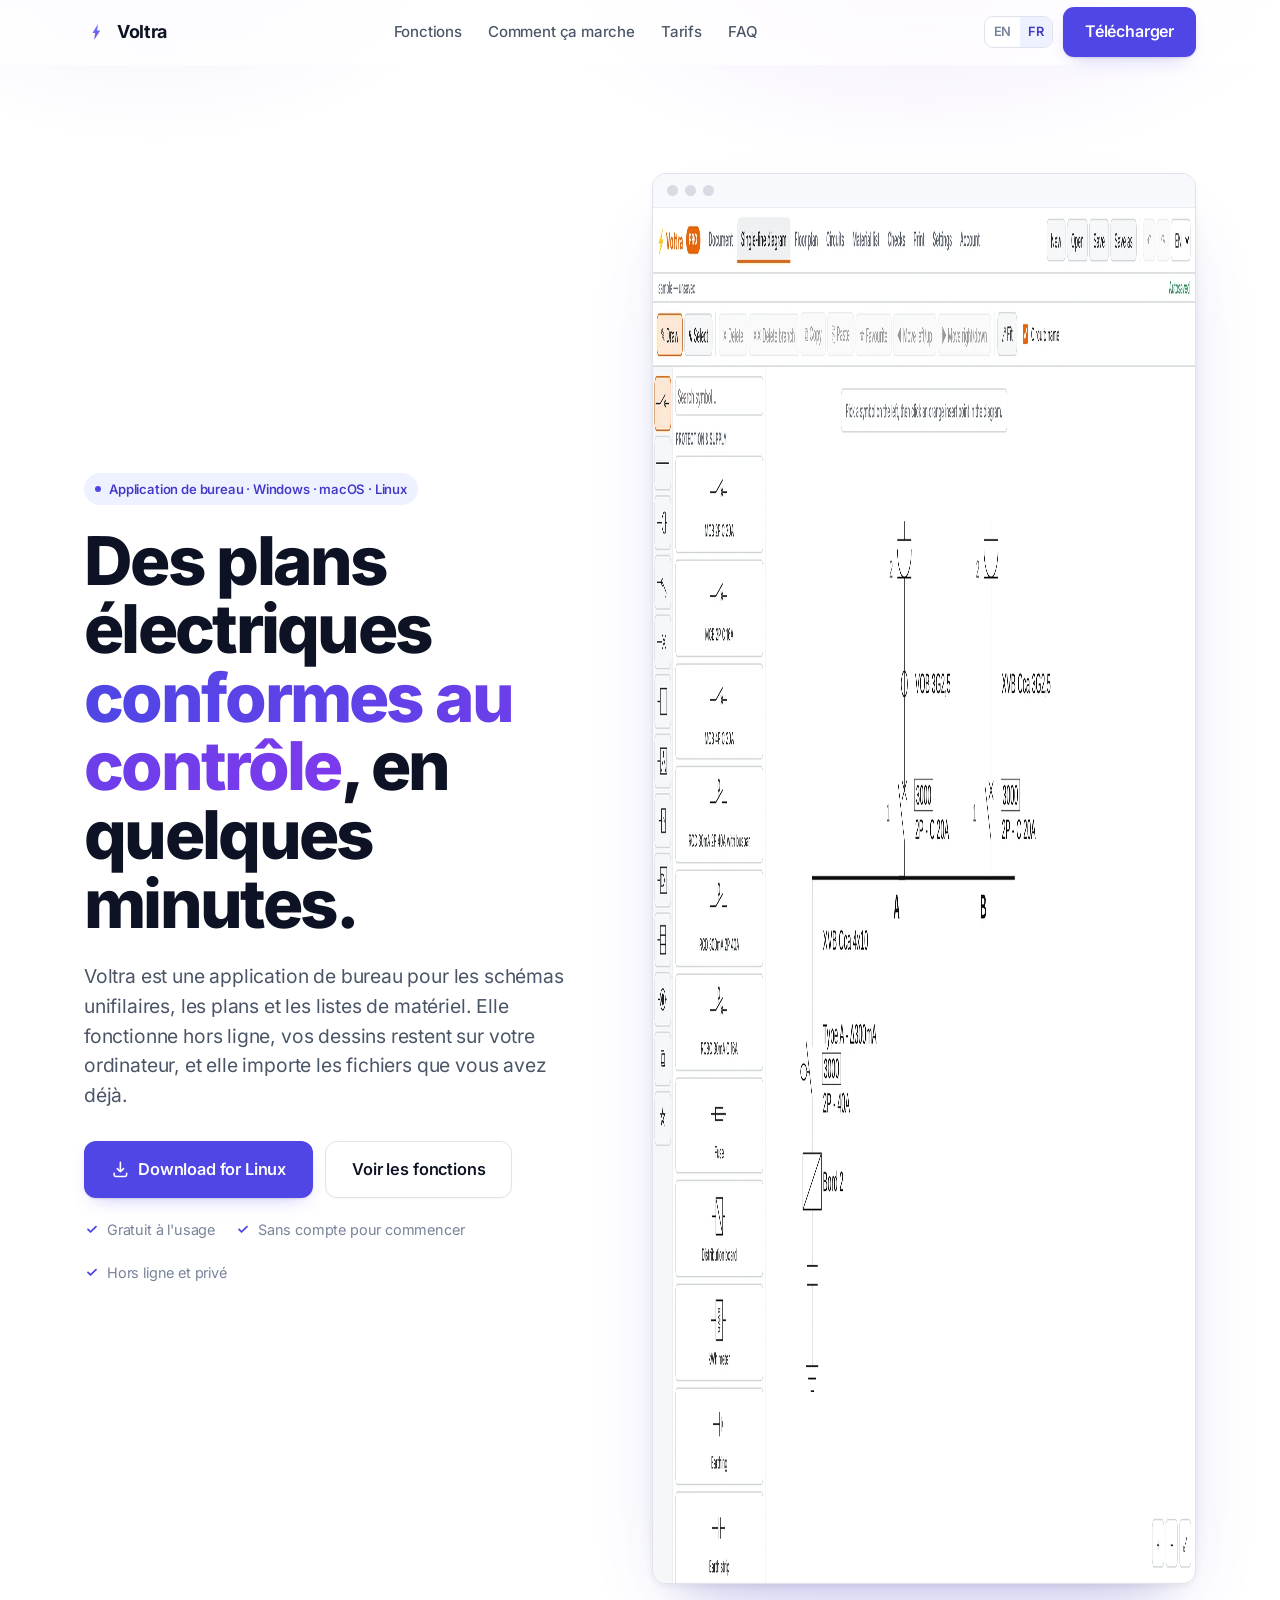
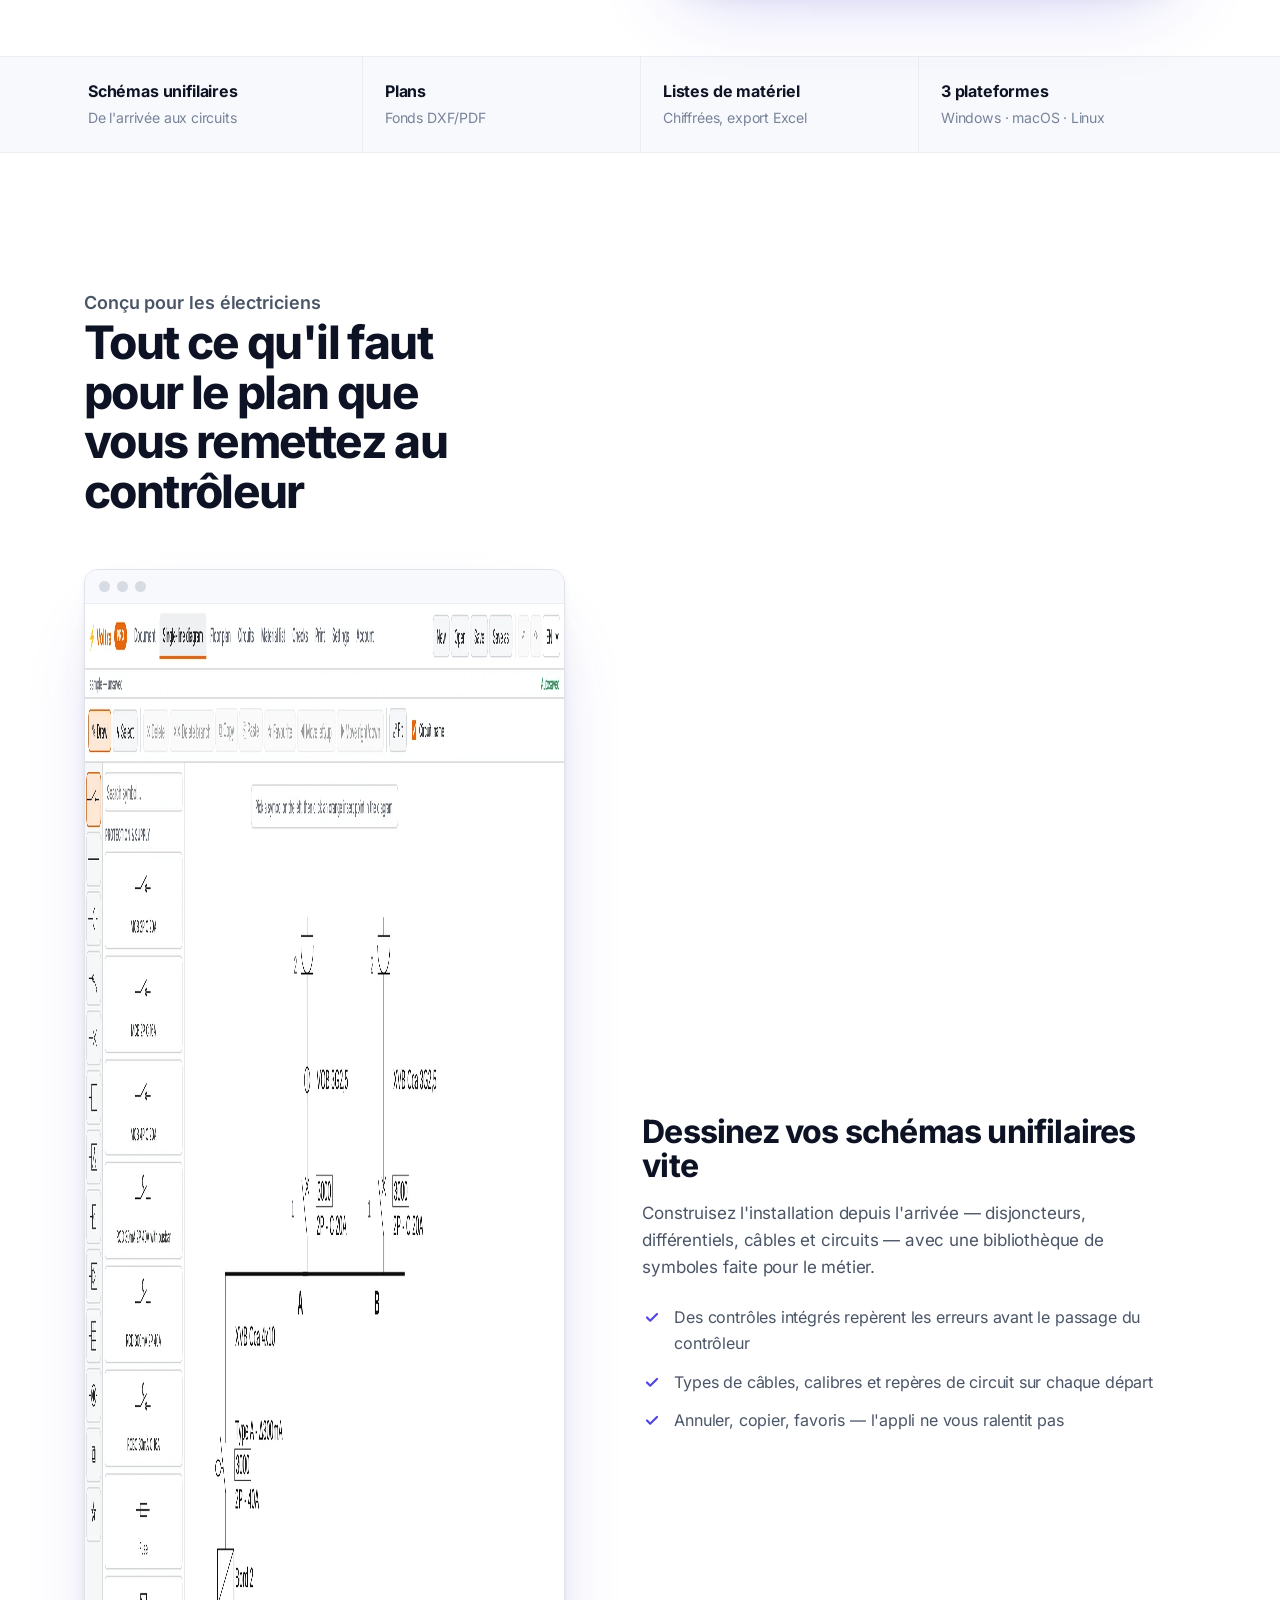
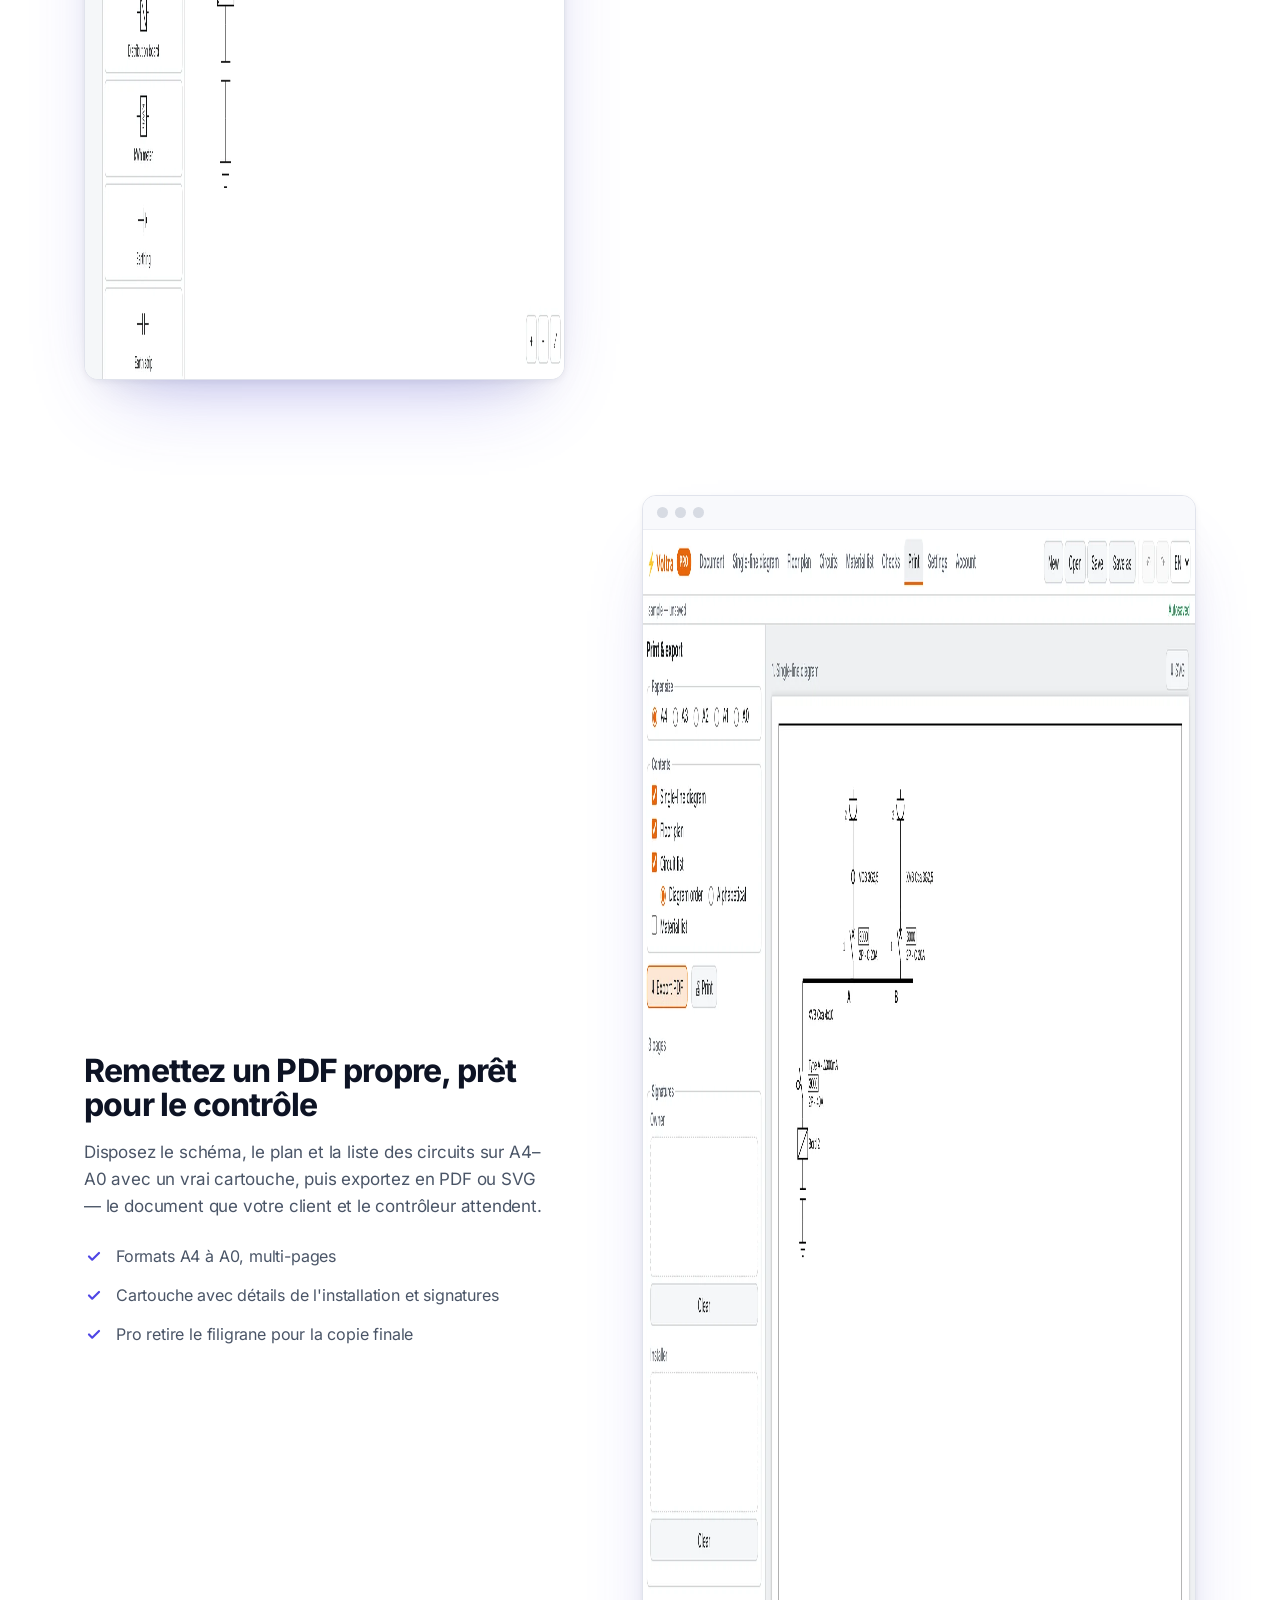
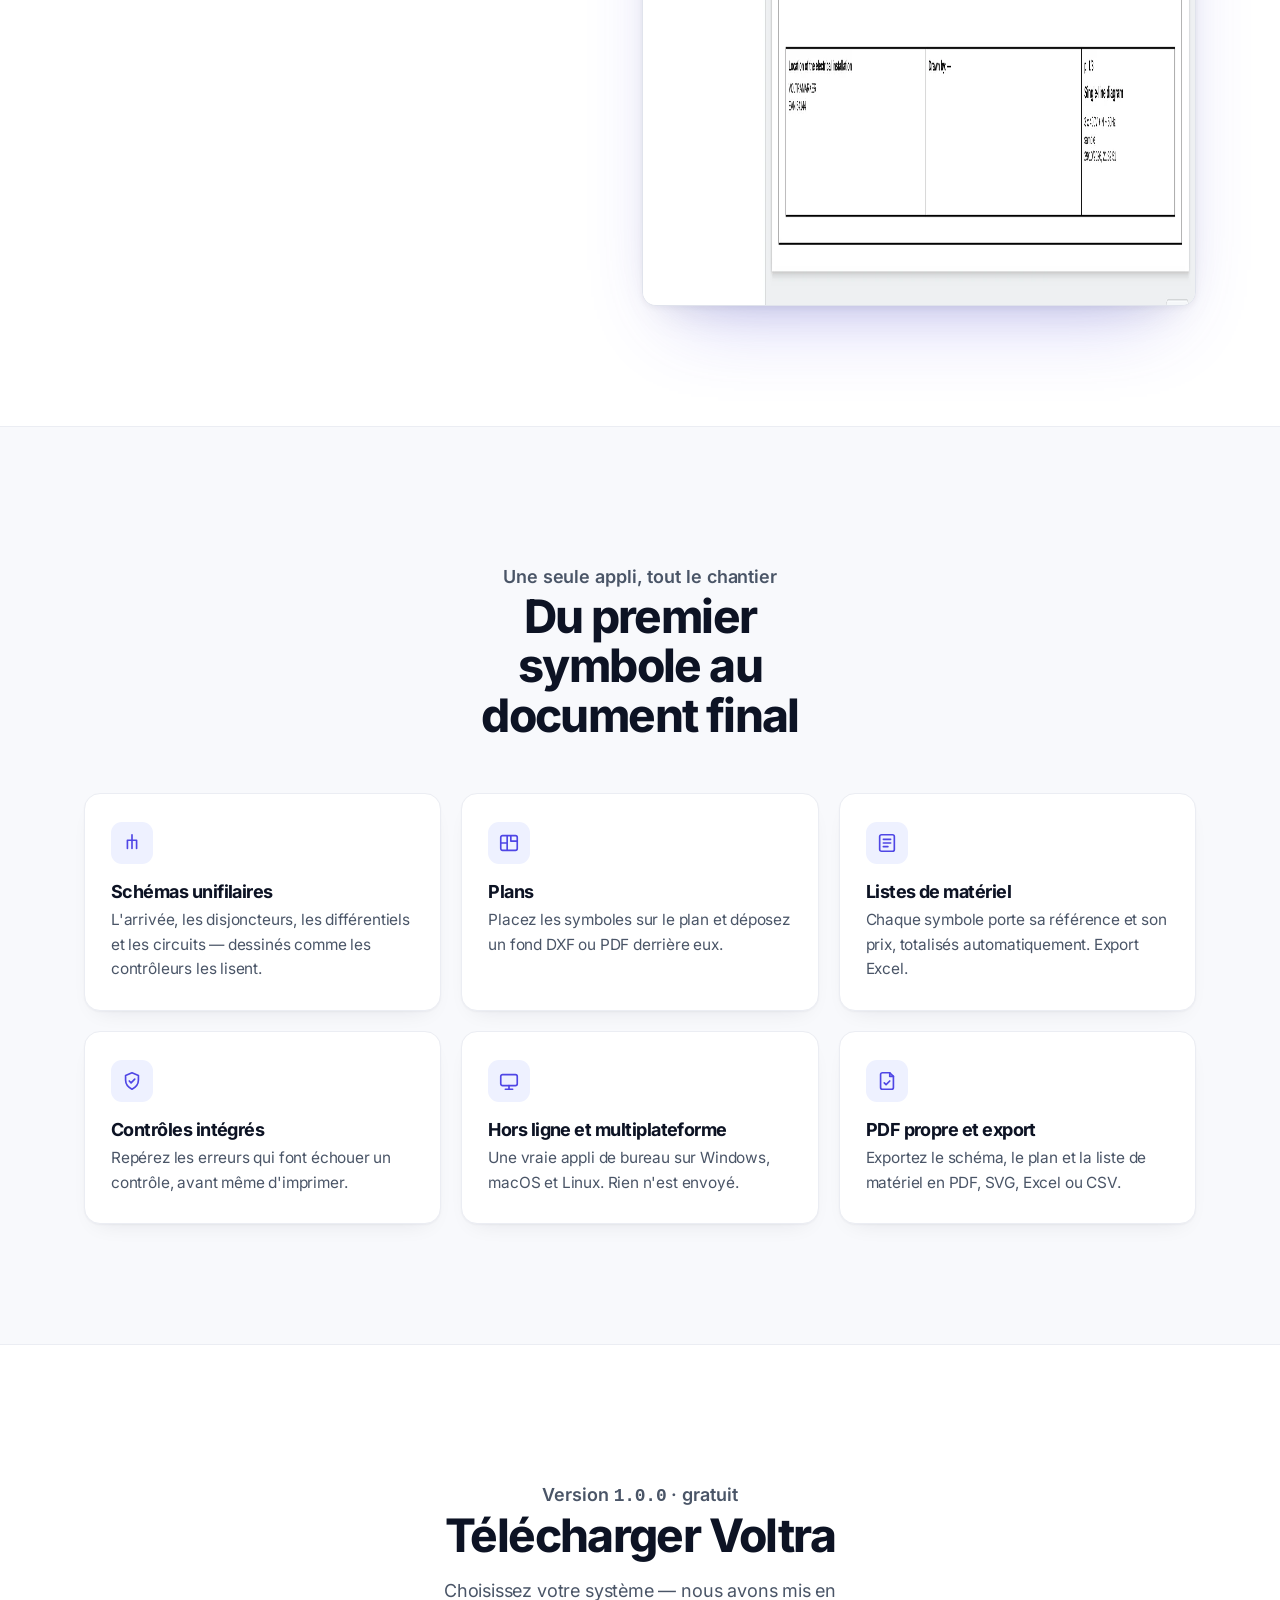
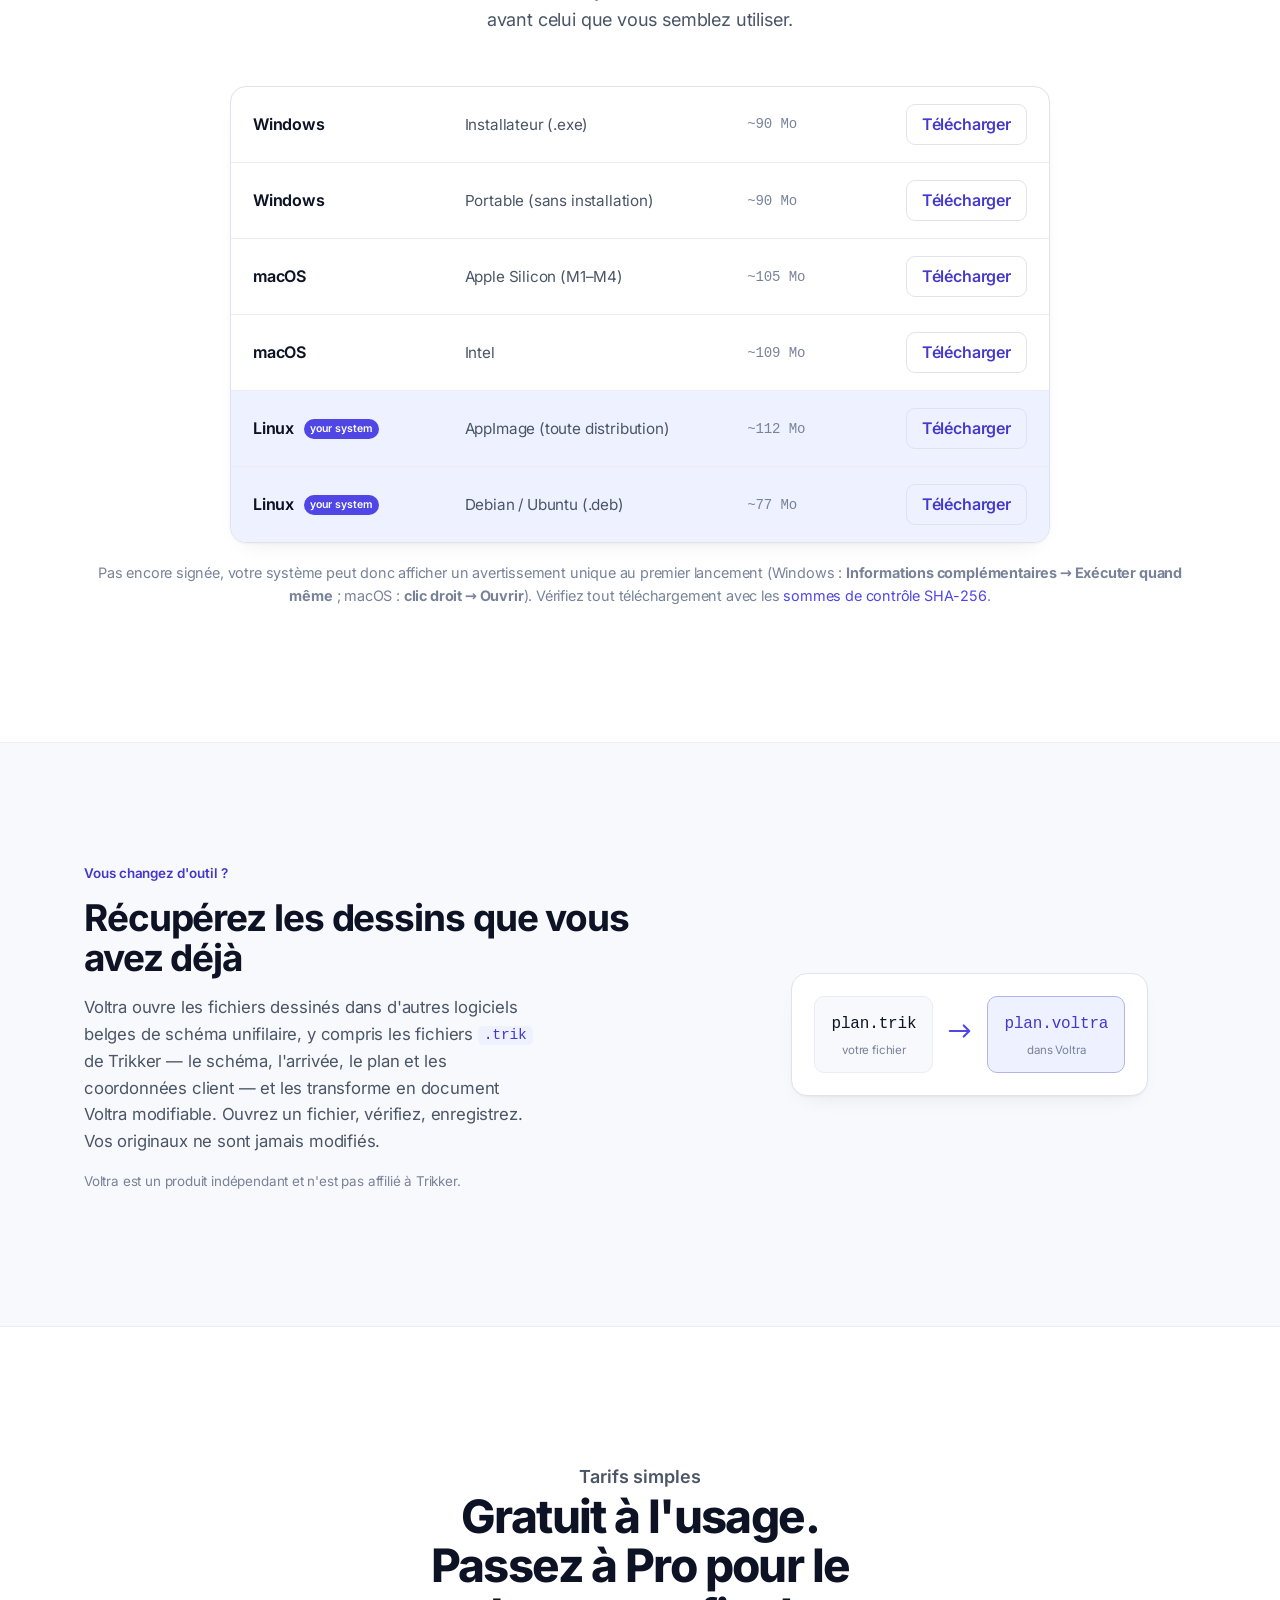
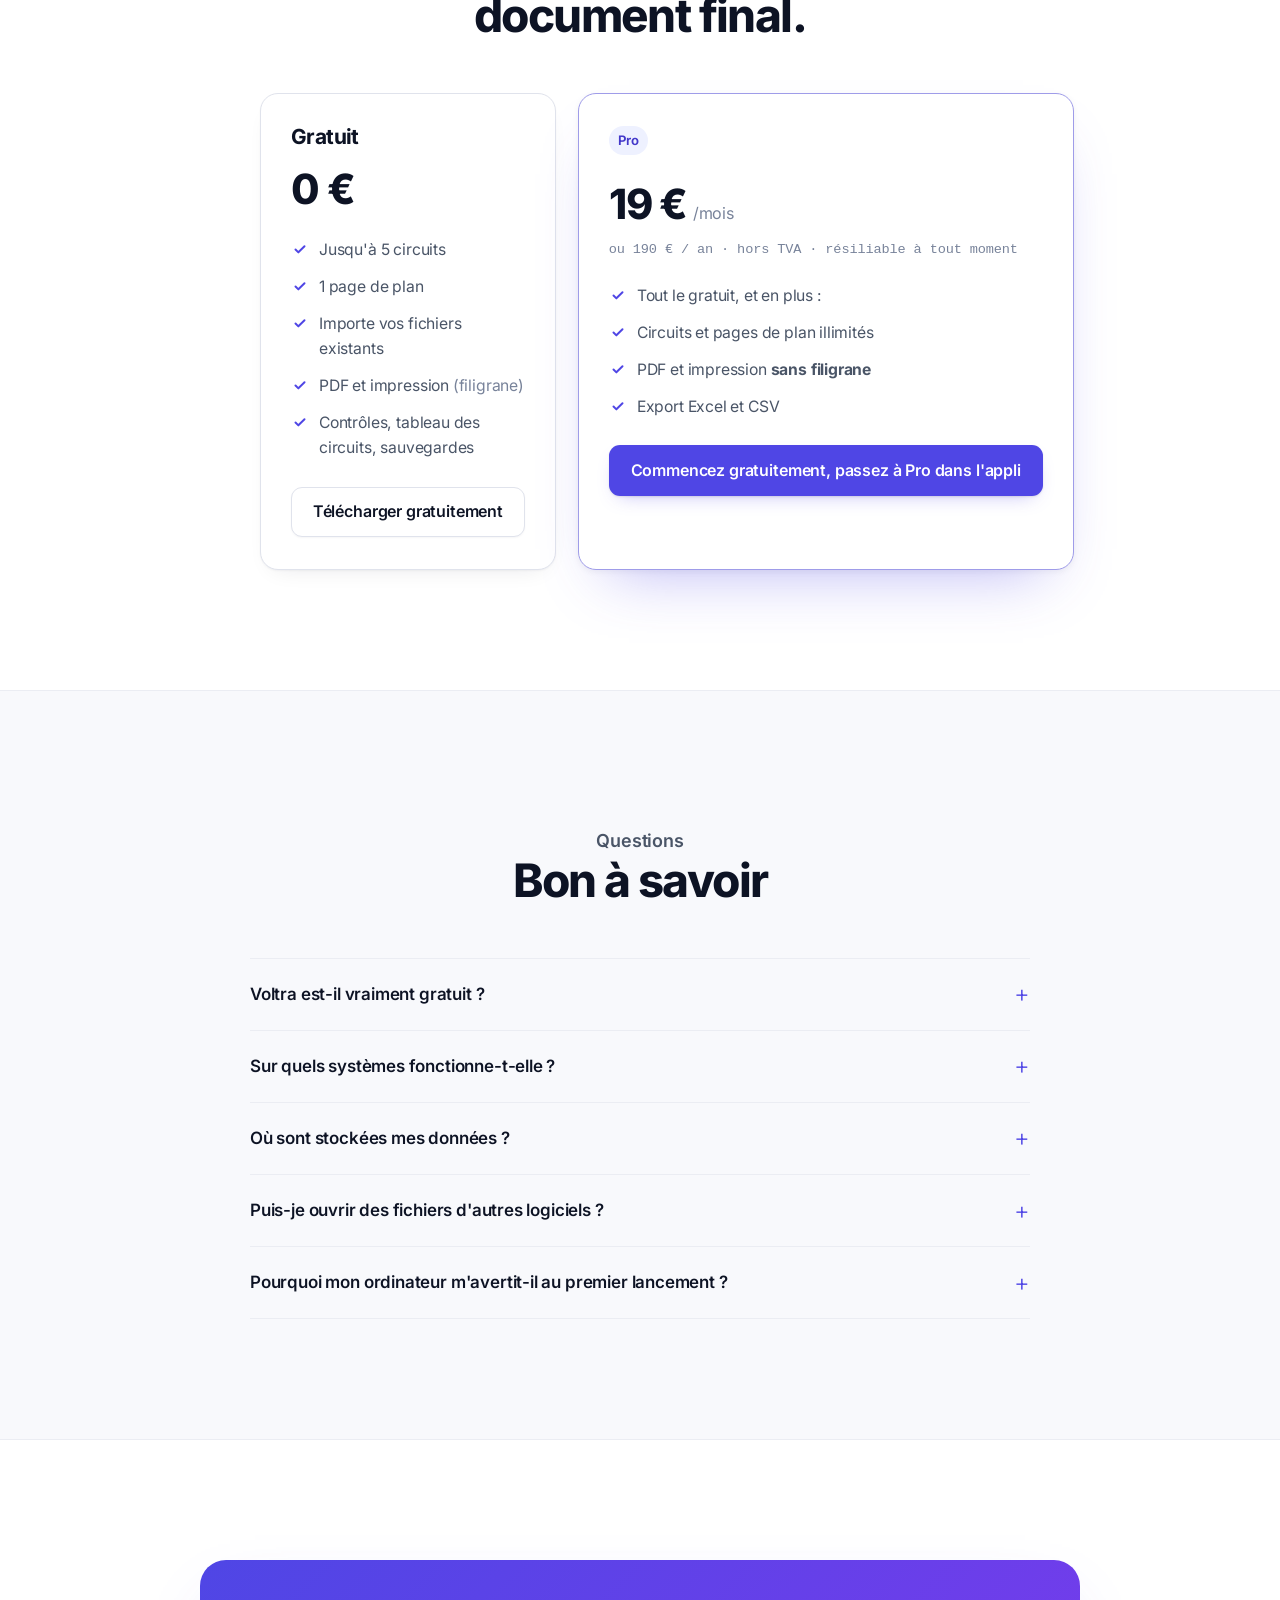
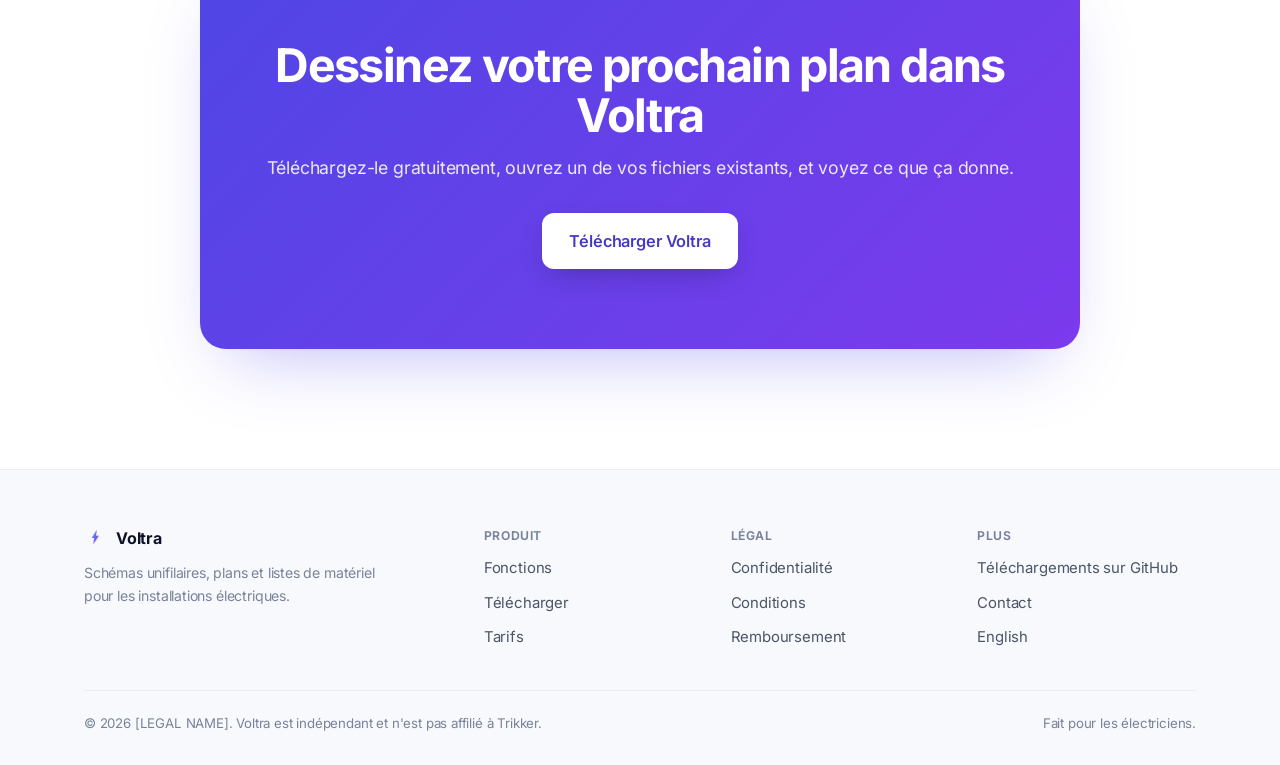
<file: fr/index.html>
<!doctype html>
<html lang="fr">
<head>
<meta charset="utf-8">
<meta name="viewport" content="width=device-width, initial-scale=1">
<title>Voltra — schémas unifilaires électriques pour Windows, Mac et Linux</title>
<meta name="description" content="Voltra est une application de bureau pour dessiner des schémas unifilaires, des plans et des listes de matériel. Fonctionne hors ligne sur Windows, macOS et Linux. Téléchargement gratuit.">
<link rel="canonical" href="https://voltra.app/fr/">
<link rel="alternate" hreflang="en" href="https://voltra.app/">
<link rel="alternate" hreflang="fr" href="https://voltra.app/fr/">
<link rel="alternate" hreflang="x-default" href="https://voltra.app/">
<meta http-equiv="Content-Security-Policy" content="default-src 'self'; script-src 'self'; style-src 'self'; img-src 'self' data:; font-src 'self'; connect-src 'self'; base-uri 'none'; form-action 'none'; object-src 'none'; upgrade-insecure-requests">
<link rel="icon" type="image/png" sizes="32x32" href="../assets/favicon-32.png">
<link rel="apple-touch-icon" href="../assets/apple-touch-icon.png">
<meta name="theme-color" content="#ffffff">
<meta property="og:type" content="website">
<meta property="og:site_name" content="Voltra">
<meta property="og:title" content="Voltra — schémas unifilaires électriques, faits correctement">
<meta property="og:description" content="Dessinez schémas unifilaires, plans et listes de matériel. Hors ligne. Windows, macOS, Linux. Gratuit.">
<meta property="og:url" content="https://voltra.app/fr/">
<meta property="og:image" content="https://voltra.app/assets/og-image.png">
<meta name="twitter:card" content="summary_large_image">
<meta name="twitter:title" content="Voltra — schémas unifilaires électriques">
<meta name="twitter:description" content="Dessinez schémas unifilaires, plans et listes de matériel. Hors ligne. Windows, macOS, Linux.">
<meta name="twitter:image" content="https://voltra.app/assets/og-image.png">
<link rel="preload" href="../assets/fonts/inter-latin.woff2" as="font" type="font/woff2" crossorigin>
<link rel="stylesheet" href="../styles.css">
<script type="application/ld+json">
{"@context":"https://schema.org","@type":"SoftwareApplication","name":"Voltra","applicationCategory":"DesignApplication","operatingSystem":"Windows, macOS, Linux","description":"Application de bureau pour schémas unifilaires, plans et listes de matériel.","offers":[{"@type":"Offer","price":"0","priceCurrency":"EUR","name":"Gratuit"},{"@type":"Offer","price":"19","priceCurrency":"EUR","name":"Pro (mensuel)"}],"url":"https://voltra.app/fr/","softwareVersion":"1.0.0"}
</script>
</head>
<body>
<a class="skip" href="#download">Aller aux téléchargements</a>

<header class="site-head" id="head">
  <div class="wrap head-row">
    <a class="brand" href="#top"><img src="../assets/mark-96.png" alt="" width="24" height="24"><span>Voltra</span></a>
    <nav class="nav" aria-label="Principale">
      <a href="#features">Fonctions</a>
      <a href="#how">Comment ça marche</a>
      <a href="#pricing">Tarifs</a>
      <a href="#faq">FAQ</a>
    </nav>
    <div class="head-actions">
      <div class="lang" aria-label="Langue"><a href="../">EN</a><a href="./" class="on" aria-current="page">FR</a></div>
      <a class="btn btn-primary" href="#download">Télécharger</a>
    </div>
  </div>
</header>

<main id="top">
  <section class="hero">
    <div class="wrap hero-grid">
      <div class="hero-copy">
        <span class="eyebrow"><span class="dot"></span>Application de bureau · Windows · macOS · Linux</span>
        <h1>Des plans électriques <span class="grad">conformes au contrôle</span>, en quelques minutes.</h1>
        <p class="lede">Voltra est une application de bureau pour les schémas unifilaires, les plans et les listes de matériel.
          Elle fonctionne hors ligne, vos dessins restent sur votre ordinateur, et elle importe les fichiers que vous avez déjà.</p>
        <div class="hero-cta">
          <a class="btn btn-primary btn-lg" id="hero-download" href="#download">
            <svg viewBox="0 0 24 24" fill="none" aria-hidden="true"><path d="M12 3v12m0 0l-4-4m4 4l4-4M4 17v2a2 2 0 002 2h12a2 2 0 002-2v-2" stroke="currentColor" stroke-width="2" stroke-linecap="round" stroke-linejoin="round"/></svg>
            <span id="hero-download-label">Télécharger Voltra</span>
          </a>
          <a class="btn btn-ghost btn-lg" href="#features">Voir les fonctions</a>
        </div>
        <p class="hero-sub">
          <span><svg viewBox="0 0 20 20" fill="none"><path d="M5 10.5l3.2 3.2L15 7" stroke="currentColor" stroke-width="2.2" stroke-linecap="round" stroke-linejoin="round"/></svg>Gratuit à l'usage</span>
          <span><svg viewBox="0 0 20 20" fill="none"><path d="M5 10.5l3.2 3.2L15 7" stroke="currentColor" stroke-width="2.2" stroke-linecap="round" stroke-linejoin="round"/></svg>Sans compte pour commencer</span>
          <span><svg viewBox="0 0 20 20" fill="none"><path d="M5 10.5l3.2 3.2L15 7" stroke="currentColor" stroke-width="2.2" stroke-linecap="round" stroke-linejoin="round"/></svg>Hors ligne et privé</span>
        </p>
      </div>
      <div class="hero-art">
        <div class="frame"><div class="bar"><i></i><i></i><i></i></div>
          <img src="../assets/shot-diagram.webp" width="2200" height="1375" alt="L'application Voltra affichant un schéma unifilaire avec disjoncteurs, un différentiel, un jeu de barres et deux circuits.">
        </div>
      </div>
    </div>
  </section>

  <section class="trust">
    <div class="wrap trust-row">
      <div class="trust-item"><b>Schémas unifilaires</b><span>De l'arrivée aux circuits</span></div>
      <div class="trust-item"><b>Plans</b><span>Fonds DXF/PDF</span></div>
      <div class="trust-item"><b>Listes de matériel</b><span>Chiffrées, export Excel</span></div>
      <div class="trust-item"><b>3 plateformes</b><span>Windows · macOS · Linux</span></div>
    </div>
  </section>

  <section class="section" id="features">
    <div class="wrap">
      <div class="sec-head"><p class="kicker">Conçu pour les électriciens</p><h2>Tout ce qu'il faut pour le plan que vous remettez au contrôleur</h2></div>
      <div class="showcase">
        <div class="row">
          <div class="row-media"><div class="frame"><div class="bar"><i></i><i></i><i></i></div><img src="../assets/shot-diagram.webp" width="2200" height="1375" alt="Éditeur de schéma unifilaire Voltra avec palette de symboles et une installation dessinée."></div></div>
          <div class="row-copy">
            <h3>Dessinez vos schémas unifilaires vite</h3>
            <p>Construisez l'installation depuis l'arrivée — disjoncteurs, différentiels, câbles et circuits — avec une bibliothèque de symboles faite pour le métier.</p>
            <ul class="row-list">
              <li><svg viewBox="0 0 20 20" fill="none"><path d="M5 10.5l3.2 3.2L15 7" stroke="currentColor" stroke-width="2.2" stroke-linecap="round" stroke-linejoin="round"/></svg>Des contrôles intégrés repèrent les erreurs avant le passage du contrôleur</li>
              <li><svg viewBox="0 0 20 20" fill="none"><path d="M5 10.5l3.2 3.2L15 7" stroke="currentColor" stroke-width="2.2" stroke-linecap="round" stroke-linejoin="round"/></svg>Types de câbles, calibres et repères de circuit sur chaque départ</li>
              <li><svg viewBox="0 0 20 20" fill="none"><path d="M5 10.5l3.2 3.2L15 7" stroke="currentColor" stroke-width="2.2" stroke-linecap="round" stroke-linejoin="round"/></svg>Annuler, copier, favoris — l'appli ne vous ralentit pas</li>
            </ul>
          </div>
        </div>
        <div class="row flip">
          <div class="row-media"><div class="frame"><div class="bar"><i></i><i></i><i></i></div><img src="../assets/shot-print.webp" width="2200" height="1375" alt="Vue d'impression et d'export de Voltra : le schéma unifilaire sur une feuille A4 avec cartouche."></div></div>
          <div class="row-copy">
            <h3>Remettez un PDF propre, prêt pour le contrôle</h3>
            <p>Disposez le schéma, le plan et la liste des circuits sur A4–A0 avec un vrai cartouche, puis exportez en PDF ou SVG — le document que votre client et le contrôleur attendent.</p>
            <ul class="row-list">
              <li><svg viewBox="0 0 20 20" fill="none"><path d="M5 10.5l3.2 3.2L15 7" stroke="currentColor" stroke-width="2.2" stroke-linecap="round" stroke-linejoin="round"/></svg>Formats A4 à A0, multi-pages</li>
              <li><svg viewBox="0 0 20 20" fill="none"><path d="M5 10.5l3.2 3.2L15 7" stroke="currentColor" stroke-width="2.2" stroke-linecap="round" stroke-linejoin="round"/></svg>Cartouche avec détails de l'installation et signatures</li>
              <li><svg viewBox="0 0 20 20" fill="none"><path d="M5 10.5l3.2 3.2L15 7" stroke="currentColor" stroke-width="2.2" stroke-linecap="round" stroke-linejoin="round"/></svg>Pro retire le filigrane pour la copie finale</li>
            </ul>
          </div>
        </div>
      </div>
    </div>
  </section>

  <section class="section alt" id="how">
    <div class="wrap">
      <div class="sec-head center"><p class="kicker">Une seule appli, tout le chantier</p><h2>Du premier symbole au document final</h2></div>
      <div class="grid3">
        <div class="card"><div class="ic"><svg viewBox="0 0 24 24" fill="none"><path d="M12 3v6M12 9H7v5M12 9h5v5M7 14v4M17 14v4M12 9v9" stroke="currentColor" stroke-width="1.8" stroke-linecap="round" stroke-linejoin="round"/></svg></div><h4>Schémas unifilaires</h4><p>L'arrivée, les disjoncteurs, les différentiels et les circuits — dessinés comme les contrôleurs les lisent.</p></div>
        <div class="card"><div class="ic"><svg viewBox="0 0 24 24" fill="none"><rect x="3" y="4" width="18" height="16" rx="2" stroke="currentColor" stroke-width="1.8"/><path d="M3 12h7v8M10 12V4M14 4v6h7" stroke="currentColor" stroke-width="1.8" stroke-linejoin="round"/></svg></div><h4>Plans</h4><p>Placez les symboles sur le plan et déposez un fond DXF ou PDF derrière eux.</p></div>
        <div class="card"><div class="ic"><svg viewBox="0 0 24 24" fill="none"><rect x="4" y="3" width="16" height="18" rx="2" stroke="currentColor" stroke-width="1.8"/><path d="M8 8h8M8 12h8M8 16h5" stroke="currentColor" stroke-width="1.8" stroke-linecap="round"/></svg></div><h4>Listes de matériel</h4><p>Chaque symbole porte sa référence et son prix, totalisés automatiquement. Export Excel.</p></div>
        <div class="card"><div class="ic"><svg viewBox="0 0 24 24" fill="none"><path d="M12 3l7 3v5c0 4.5-3 8-7 10-4-2-7-5.5-7-10V6z" stroke="currentColor" stroke-width="1.8" stroke-linejoin="round"/><path d="M9 12l2 2 4-4" stroke="currentColor" stroke-width="1.8" stroke-linecap="round" stroke-linejoin="round"/></svg></div><h4>Contrôles intégrés</h4><p>Repérez les erreurs qui font échouer un contrôle, avant même d'imprimer.</p></div>
        <div class="card"><div class="ic"><svg viewBox="0 0 24 24" fill="none"><rect x="3" y="5" width="18" height="12" rx="2" stroke="currentColor" stroke-width="1.8"/><path d="M8 21h8M12 17v4" stroke="currentColor" stroke-width="1.8" stroke-linecap="round"/></svg></div><h4>Hors ligne et multiplateforme</h4><p>Une vraie appli de bureau sur Windows, macOS et Linux. Rien n'est envoyé.</p></div>
        <div class="card"><div class="ic"><svg viewBox="0 0 24 24" fill="none"><path d="M15 3H7a2 2 0 00-2 2v14a2 2 0 002 2h10a2 2 0 002-2V7z" stroke="currentColor" stroke-width="1.8" stroke-linejoin="round"/><path d="M15 3v4h4M9 14l2 2 4-4" stroke="currentColor" stroke-width="1.8" stroke-linecap="round" stroke-linejoin="round"/></svg></div><h4>PDF propre et export</h4><p>Exportez le schéma, le plan et la liste de matériel en PDF, SVG, Excel ou CSV.</p></div>
      </div>
    </div>
  </section>

  <section class="section" id="download">
    <div class="wrap">
      <div class="sec-head center"><p class="kicker">Version <span class="mono" id="ver">1.0.0</span> · gratuit</p><h2>Télécharger Voltra</h2><p>Choisissez votre système — nous avons mis en avant celui que vous semblez utiliser.</p></div>
      <div class="dl-wrap" id="dl-list">
        <a class="dl-row" data-os="windows" href="https://github.com/mqasimhere/voltra-downloads/releases/latest/download/voltra-windows-setup.exe" rel="noopener"><span class="dl-os">Windows</span><span class="dl-kind">Installateur (.exe)</span><span class="dl-size">~90 Mo</span><span class="dl-get">Télécharger</span></a>
        <a class="dl-row" data-os="windows" href="https://github.com/mqasimhere/voltra-downloads/releases/latest/download/voltra-windows-portable.exe" rel="noopener"><span class="dl-os">Windows</span><span class="dl-kind">Portable (sans installation)</span><span class="dl-size">~90 Mo</span><span class="dl-get">Télécharger</span></a>
        <a class="dl-row" data-os="mac-arm" href="https://github.com/mqasimhere/voltra-downloads/releases/latest/download/voltra-mac-apple-silicon.dmg" rel="noopener"><span class="dl-os">macOS</span><span class="dl-kind">Apple Silicon (M1–M4)</span><span class="dl-size">~105 Mo</span><span class="dl-get">Télécharger</span></a>
        <a class="dl-row" data-os="mac-intel" href="https://github.com/mqasimhere/voltra-downloads/releases/latest/download/voltra-mac-intel.dmg" rel="noopener"><span class="dl-os">macOS</span><span class="dl-kind">Intel</span><span class="dl-size">~109 Mo</span><span class="dl-get">Télécharger</span></a>
        <a class="dl-row" data-os="linux" href="https://github.com/mqasimhere/voltra-downloads/releases/latest/download/voltra-linux.AppImage" rel="noopener"><span class="dl-os">Linux</span><span class="dl-kind">AppImage (toute distribution)</span><span class="dl-size">~112 Mo</span><span class="dl-get">Télécharger</span></a>
        <a class="dl-row" data-os="linux" href="https://github.com/mqasimhere/voltra-downloads/releases/latest/download/voltra-linux.deb" rel="noopener"><span class="dl-os">Linux</span><span class="dl-kind">Debian / Ubuntu (.deb)</span><span class="dl-size">~77 Mo</span><span class="dl-get">Télécharger</span></a>
      </div>
      <p class="muted dl-note">Pas encore signée, votre système peut donc afficher un avertissement unique au premier lancement (Windows : <b>Informations complémentaires → Exécuter quand même</b> ; macOS : <b>clic droit → Ouvrir</b>). Vérifiez tout téléchargement avec les <a id="sums-link" href="#" rel="noopener">sommes de contrôle SHA-256</a>.</p>
    </div>
  </section>

  <section class="section alt">
    <div class="wrap migrate-box">
      <div>
        <p class="kicker">Vous changez d'outil ?</p>
        <h2 class="mig-h2">Récupérez les dessins que vous avez déjà</h2>
        <p class="mig-p">Voltra ouvre les fichiers dessinés dans d'autres logiciels belges de schéma unifilaire, y compris les fichiers <code>.trik</code> de Trikker — le schéma, l'arrivée, le plan et les coordonnées client — et les transforme en document Voltra modifiable. Ouvrez un fichier, vérifiez, enregistrez. Vos originaux ne sont jamais modifiés.</p>
        <p class="muted mig-dis">Voltra est un produit indépendant et n'est pas affilié à Trikker.</p>
      </div>
      <div class="center-self">
        <div class="swap">
          <div class="chip"><span class="mono">plan.trik</span><small>votre fichier</small></div>
          <span class="arrow"><svg viewBox="0 0 28 20" fill="none"><path d="M3 10h20M18 4l6 6-6 6" stroke="currentColor" stroke-width="2.2" stroke-linecap="round" stroke-linejoin="round"/></svg></span>
          <div class="chip to"><span class="mono">plan.voltra</span><small>dans Voltra</small></div>
        </div>
      </div>
    </div>
  </section>

  <section class="section" id="pricing">
    <div class="wrap">
      <div class="sec-head center"><p class="kicker">Tarifs simples</p><h2>Gratuit à l'usage. Passez à Pro pour le document final.</h2></div>
      <div class="plans">
        <div class="plan">
          <h3>Gratuit</h3>
          <div class="price"><span class="amt">0 €</span></div>
          <ul>
            <li><svg viewBox="0 0 20 20" fill="none"><path d="M5 10.5l3.2 3.2L15 7" stroke="currentColor" stroke-width="2.2" stroke-linecap="round" stroke-linejoin="round"/></svg>Jusqu'à 5 circuits</li>
            <li><svg viewBox="0 0 20 20" fill="none"><path d="M5 10.5l3.2 3.2L15 7" stroke="currentColor" stroke-width="2.2" stroke-linecap="round" stroke-linejoin="round"/></svg>1 page de plan</li>
            <li><svg viewBox="0 0 20 20" fill="none"><path d="M5 10.5l3.2 3.2L15 7" stroke="currentColor" stroke-width="2.2" stroke-linecap="round" stroke-linejoin="round"/></svg>Importe vos fichiers existants</li>
            <li><svg viewBox="0 0 20 20" fill="none"><path d="M5 10.5l3.2 3.2L15 7" stroke="currentColor" stroke-width="2.2" stroke-linecap="round" stroke-linejoin="round"/></svg>PDF et impression <span class="muted">(filigrane)</span></li>
            <li><svg viewBox="0 0 20 20" fill="none"><path d="M5 10.5l3.2 3.2L15 7" stroke="currentColor" stroke-width="2.2" stroke-linecap="round" stroke-linejoin="round"/></svg>Contrôles, tableau des circuits, sauvegardes</li>
          </ul>
          <a class="btn btn-ghost" href="#download">Télécharger gratuitement</a>
        </div>
        <div class="plan pro">
          <span class="flag">Pro</span>
          <div class="price"><span class="amt">19 €</span><span class="per">/mois</span></div>
          <p class="price-alt mono">ou 190 € / an · hors TVA · résiliable à tout moment</p>
          <ul>
            <li><svg viewBox="0 0 20 20" fill="none"><path d="M5 10.5l3.2 3.2L15 7" stroke="currentColor" stroke-width="2.2" stroke-linecap="round" stroke-linejoin="round"/></svg>Tout le gratuit, et en plus :</li>
            <li><svg viewBox="0 0 20 20" fill="none"><path d="M5 10.5l3.2 3.2L15 7" stroke="currentColor" stroke-width="2.2" stroke-linecap="round" stroke-linejoin="round"/></svg>Circuits et pages de plan illimités</li>
            <li><svg viewBox="0 0 20 20" fill="none"><path d="M5 10.5l3.2 3.2L15 7" stroke="currentColor" stroke-width="2.2" stroke-linecap="round" stroke-linejoin="round"/></svg>PDF et impression <b>sans filigrane</b></li>
            <li><svg viewBox="0 0 20 20" fill="none"><path d="M5 10.5l3.2 3.2L15 7" stroke="currentColor" stroke-width="2.2" stroke-linecap="round" stroke-linejoin="round"/></svg>Export Excel et CSV</li>
          </ul>
          <a class="btn btn-primary" href="#download">Commencez gratuitement, passez à Pro dans l'appli</a>
        </div>
      </div>
    </div>
  </section>

  <section class="section alt" id="faq">
    <div class="wrap">
      <div class="sec-head center"><p class="kicker">Questions</p><h2>Bon à savoir</h2></div>
      <div class="faq">
        <details><summary>Voltra est-il vraiment gratuit ?</summary><p>Oui. La version gratuite est une appli complète : dessinez schémas et plans, lancez les contrôles, imprimez ou exportez en PDF. Elle est limitée à 5 circuits et une page de plan, et ajoute un filigrane aux exports. Pro retire ces limites.</p></details>
        <details><summary>Sur quels systèmes fonctionne-t-elle ?</summary><p>Windows 10/11, macOS (Apple Silicon et Intel) et Linux. C'est une appli de bureau classique — si votre logiciel actuel tourne sur votre PC, Voltra aussi.</p></details>
        <details><summary>Où sont stockées mes données ?</summary><p>Sur votre propre ordinateur. Voltra est une appli de bureau ; vos dessins et coordonnées client sont enregistrés comme fichiers sur votre machine et ne sont jamais envoyés. Seul un abonnement, si vous en prenez un, concerne notre serveur (votre e-mail et votre formule).</p></details>
        <details><summary>Puis-je ouvrir des fichiers d'autres logiciels ?</summary><p>Oui — Voltra importe les fichiers unifilaires d'autres outils belges, dont les fichiers <code>.trik</code> de Trikker, pour ne pas redessiner votre travail existant. Voltra est indépendant et n'est pas affilié à Trikker.</p></details>
        <details><summary>Pourquoi mon ordinateur m'avertit-il au premier lancement ?</summary><p>Parce que l'appli n'est pas encore signée. Elle est sûre à exécuter — voir la note sous Télécharger — et vous pouvez vérifier le fichier avec sa somme de contrôle SHA-256 publiée.</p></details>
      </div>
    </div>
  </section>

  <section class="section">
    <div class="wrap"><div class="cta-box">
      <h2>Dessinez votre prochain plan dans Voltra</h2>
      <p>Téléchargez-le gratuitement, ouvrez un de vos fichiers existants, et voyez ce que ça donne.</p>
      <a class="btn btn-primary btn-lg" href="#download">Télécharger Voltra</a>
    </div></div>
  </section>
</main>

<footer class="foot">
  <div class="wrap">
    <div class="foot-grid">
      <div class="foot-brand"><img src="../assets/mark-96.png" alt="" width="22" height="22"><span class="fb-name">Voltra</span><p>Schémas unifilaires, plans et listes de matériel pour les installations électriques.</p></div>
      <nav class="foot-col" aria-label="Produit"><h5>Produit</h5><a href="#features">Fonctions</a><a href="#download">Télécharger</a><a href="#pricing">Tarifs</a></nav>
      <nav class="foot-col" aria-label="Légal"><h5>Légal</h5><a href="./confidentialite.html">Confidentialité</a><a href="./conditions.html">Conditions</a><a href="./remboursement.html">Remboursement</a></nav>
      <nav class="foot-col" aria-label="Plus"><h5>Plus</h5><a id="gh-link" href="#" rel="noopener">Téléchargements sur GitHub</a><a href="mailto:[CONTACT-EMAIL]">Contact</a><a href="../">English</a></nav>
    </div>
    <div class="foot-legal"><span>© <span id="year">2026</span> [LEGAL NAME]. Voltra est indépendant et n'est pas affilié à Trikker.</span><span>Fait pour les électriciens.</span></div>
  </div>
</footer>

<script src="../app.js" defer></script>
</body>
</html>
</file>
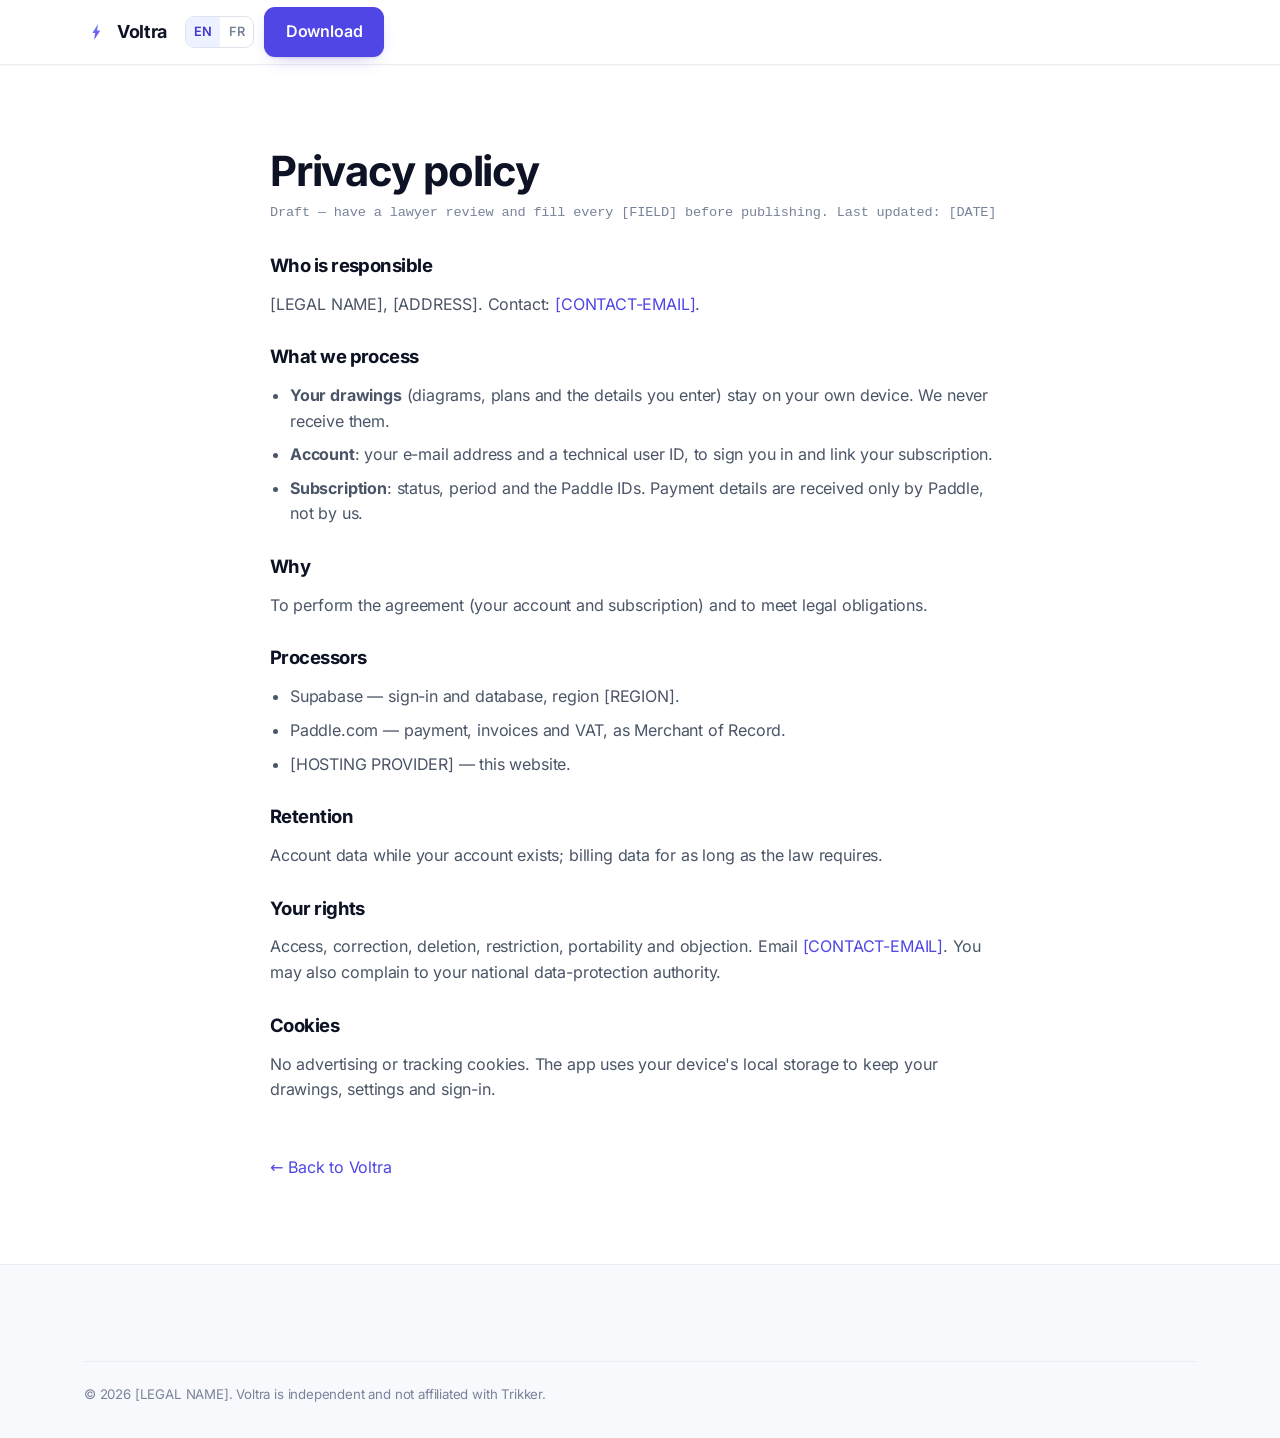
<file: privacy.html>
<!doctype html>
<html lang="en">
<head>
<meta charset="utf-8">
<meta name="viewport" content="width=device-width, initial-scale=1">
<title>Privacy policy — Voltra</title>
<meta name="description" content="How Voltra handles your data. Your drawings stay on your device; only account and subscription data reach our servers.">
<link rel="canonical" href="https://voltra.app/privacy.html">
<meta http-equiv="Content-Security-Policy" content="default-src 'self'; script-src 'self'; style-src 'self'; img-src 'self' data:; font-src 'self'; connect-src 'self'; base-uri 'none'; form-action 'none'; object-src 'none'; upgrade-insecure-requests">
<link rel="icon" type="image/png" sizes="32x32" href="assets/favicon-32.png">
<meta name="theme-color" content="#ffffff">
<link rel="stylesheet" href="styles.css">
</head>
<body>
<header class="site-head scrolled">
  <div class="wrap head-row">
    <a class="brand" href="./"><img src="assets/mark-96.png" alt="" width="24" height="24"><span>Voltra</span></a>
    <div class="head-actions"><div class="lang"><a href="./privacy.html" class="on" aria-current="page">EN</a><a href="./fr/confidentialite.html">FR</a></div><a class="btn btn-primary" href="./#download">Download</a></div>
  </div>
</header>
<main class="wrap legal">
  <h1>Privacy policy</h1>
  <p class="updated">Draft — have a lawyer review and fill every [FIELD] before publishing. Last updated: [DATE]</p>
  <h2>Who is responsible</h2><p>[LEGAL NAME], [ADDRESS]. Contact: <a href="mailto:[CONTACT-EMAIL]">[CONTACT-EMAIL]</a>.</p>
  <h2>What we process</h2>
  <ul>
    <li><b>Your drawings</b> (diagrams, plans and the details you enter) stay on your own device. We never receive them.</li>
    <li><b>Account</b>: your e-mail address and a technical user ID, to sign you in and link your subscription.</li>
    <li><b>Subscription</b>: status, period and the Paddle IDs. Payment details are received only by Paddle, not by us.</li>
  </ul>
  <h2>Why</h2><p>To perform the agreement (your account and subscription) and to meet legal obligations.</p>
  <h2>Processors</h2><ul><li>Supabase — sign-in and database, region [REGION].</li><li>Paddle.com — payment, invoices and VAT, as Merchant of Record.</li><li>[HOSTING PROVIDER] — this website.</li></ul>
  <h2>Retention</h2><p>Account data while your account exists; billing data for as long as the law requires.</p>
  <h2>Your rights</h2><p>Access, correction, deletion, restriction, portability and objection. Email <a href="mailto:[CONTACT-EMAIL]">[CONTACT-EMAIL]</a>. You may also complain to your national data-protection authority.</p>
  <h2>Cookies</h2><p>No advertising or tracking cookies. The app uses your device's local storage to keep your drawings, settings and sign-in.</p>
  <a class="back" href="./">← Back to Voltra</a>
</main>
<footer class="foot"><div class="wrap"><div class="foot-legal"><span>© <span>2026</span> [LEGAL NAME]. Voltra is independent and not affiliated with Trikker.</span></div></div></footer>
</body>
</html>
</file>
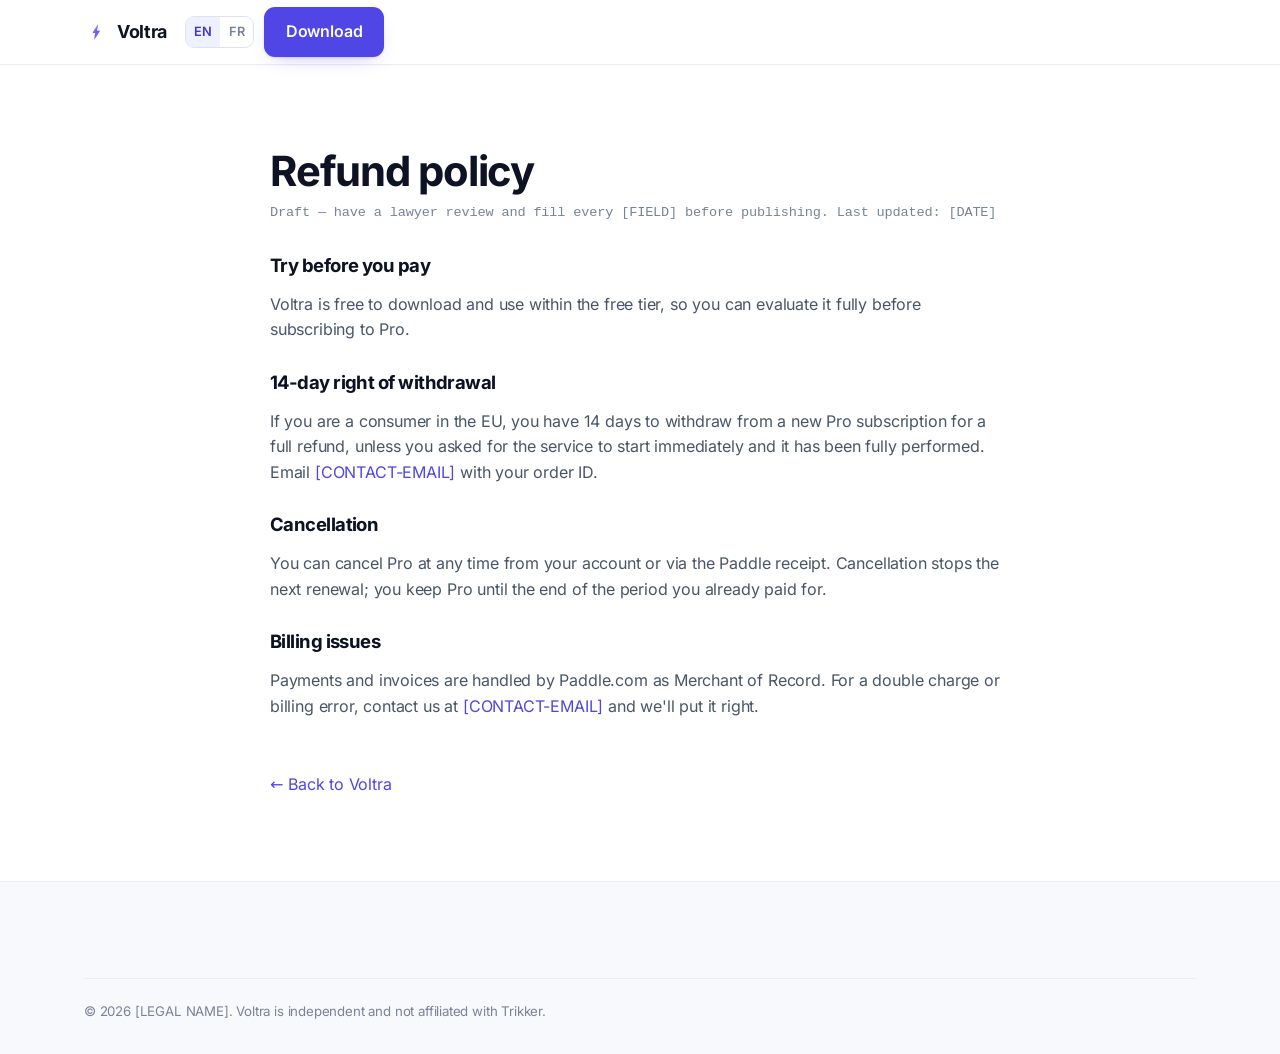
<file: refund.html>
<!doctype html>
<html lang="en">
<head>
<meta charset="utf-8">
<meta name="viewport" content="width=device-width, initial-scale=1">
<title>Refund policy — Voltra</title>
<meta name="description" content="How refunds and cancellations work for the Voltra Pro subscription.">
<link rel="canonical" href="https://voltra.app/refund.html">
<meta http-equiv="Content-Security-Policy" content="default-src 'self'; script-src 'self'; style-src 'self'; img-src 'self' data:; font-src 'self'; connect-src 'self'; base-uri 'none'; form-action 'none'; object-src 'none'; upgrade-insecure-requests">
<link rel="icon" type="image/png" sizes="32x32" href="assets/favicon-32.png">
<meta name="theme-color" content="#ffffff">
<link rel="stylesheet" href="styles.css">
</head>
<body>
<header class="site-head scrolled">
  <div class="wrap head-row">
    <a class="brand" href="./"><img src="assets/mark-96.png" alt="" width="24" height="24"><span>Voltra</span></a>
    <div class="head-actions"><div class="lang"><a href="./refund.html" class="on" aria-current="page">EN</a><a href="./fr/remboursement.html">FR</a></div><a class="btn btn-primary" href="./#download">Download</a></div>
  </div>
</header>
<main class="wrap legal">
  <h1>Refund policy</h1>
  <p class="updated">Draft — have a lawyer review and fill every [FIELD] before publishing. Last updated: [DATE]</p>
  <h2>Try before you pay</h2><p>Voltra is free to download and use within the free tier, so you can evaluate it fully before subscribing to Pro.</p>
  <h2>14-day right of withdrawal</h2><p>If you are a consumer in the EU, you have 14 days to withdraw from a new Pro subscription for a full refund, unless you asked for the service to start immediately and it has been fully performed. Email <a href="mailto:[CONTACT-EMAIL]">[CONTACT-EMAIL]</a> with your order ID.</p>
  <h2>Cancellation</h2><p>You can cancel Pro at any time from your account or via the Paddle receipt. Cancellation stops the next renewal; you keep Pro until the end of the period you already paid for.</p>
  <h2>Billing issues</h2><p>Payments and invoices are handled by Paddle.com as Merchant of Record. For a double charge or billing error, contact us at <a href="mailto:[CONTACT-EMAIL]">[CONTACT-EMAIL]</a> and we'll put it right.</p>
  <a class="back" href="./">← Back to Voltra</a>
</main>
<footer class="foot"><div class="wrap"><div class="foot-legal"><span>© <span>2026</span> [LEGAL NAME]. Voltra is independent and not affiliated with Trikker.</span></div></div></footer>
</body>
</html>
</file>
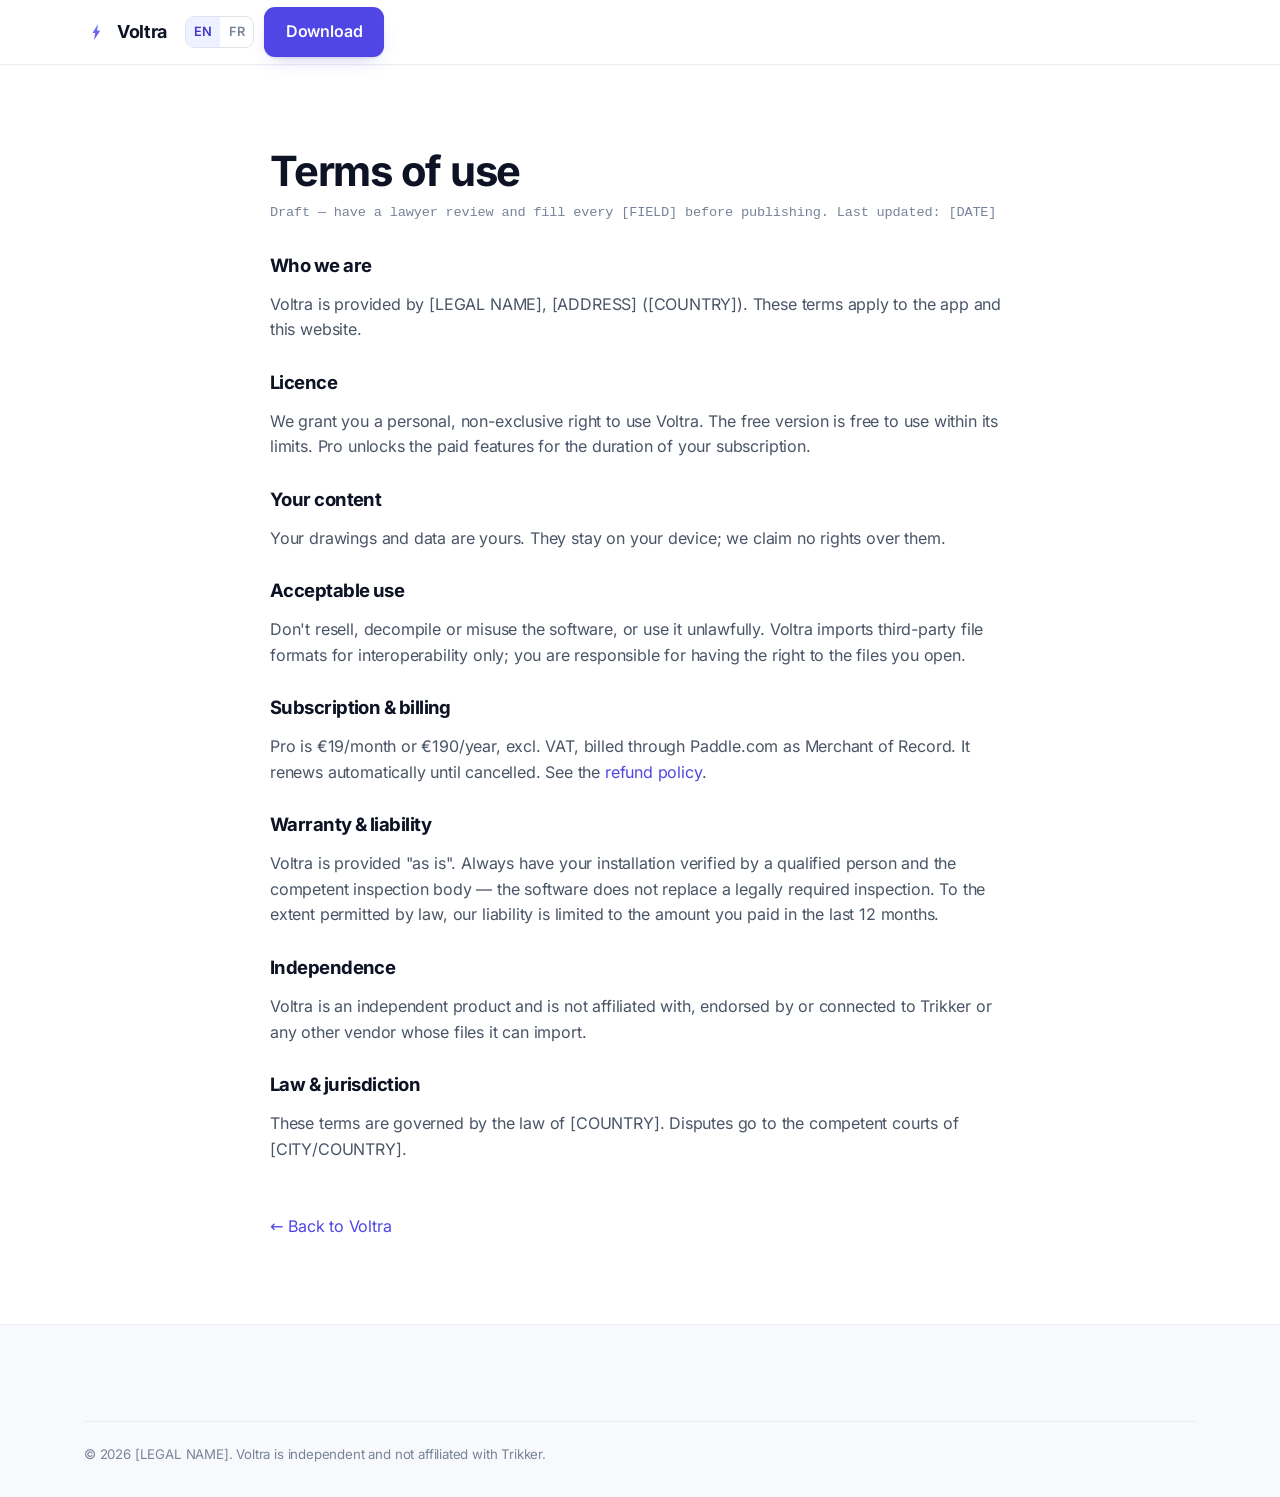
<file: terms.html>
<!doctype html>
<html lang="en">
<head>
<meta charset="utf-8">
<meta name="viewport" content="width=device-width, initial-scale=1">
<title>Terms of use — Voltra</title>
<meta name="description" content="The terms that apply to using Voltra and the Pro subscription.">
<link rel="canonical" href="https://voltra.app/terms.html">
<meta http-equiv="Content-Security-Policy" content="default-src 'self'; script-src 'self'; style-src 'self'; img-src 'self' data:; font-src 'self'; connect-src 'self'; base-uri 'none'; form-action 'none'; object-src 'none'; upgrade-insecure-requests">
<link rel="icon" type="image/png" sizes="32x32" href="assets/favicon-32.png">
<meta name="theme-color" content="#ffffff">
<link rel="stylesheet" href="styles.css">
</head>
<body>
<header class="site-head scrolled">
  <div class="wrap head-row">
    <a class="brand" href="./"><img src="assets/mark-96.png" alt="" width="24" height="24"><span>Voltra</span></a>
    <div class="head-actions"><div class="lang"><a href="./terms.html" class="on" aria-current="page">EN</a><a href="./fr/conditions.html">FR</a></div><a class="btn btn-primary" href="./#download">Download</a></div>
  </div>
</header>
<main class="wrap legal">
  <h1>Terms of use</h1>
  <p class="updated">Draft — have a lawyer review and fill every [FIELD] before publishing. Last updated: [DATE]</p>
  <h2>Who we are</h2><p>Voltra is provided by [LEGAL NAME], [ADDRESS] ([COUNTRY]). These terms apply to the app and this website.</p>
  <h2>Licence</h2><p>We grant you a personal, non-exclusive right to use Voltra. The free version is free to use within its limits. Pro unlocks the paid features for the duration of your subscription.</p>
  <h2>Your content</h2><p>Your drawings and data are yours. They stay on your device; we claim no rights over them.</p>
  <h2>Acceptable use</h2><p>Don't resell, decompile or misuse the software, or use it unlawfully. Voltra imports third-party file formats for interoperability only; you are responsible for having the right to the files you open.</p>
  <h2>Subscription &amp; billing</h2><p>Pro is €19/month or €190/year, excl. VAT, billed through Paddle.com as Merchant of Record. It renews automatically until cancelled. See the <a href="./refund.html">refund policy</a>.</p>
  <h2>Warranty &amp; liability</h2><p>Voltra is provided "as is". Always have your installation verified by a qualified person and the competent inspection body — the software does not replace a legally required inspection. To the extent permitted by law, our liability is limited to the amount you paid in the last 12 months.</p>
  <h2>Independence</h2><p>Voltra is an independent product and is not affiliated with, endorsed by or connected to Trikker or any other vendor whose files it can import.</p>
  <h2>Law &amp; jurisdiction</h2><p>These terms are governed by the law of [COUNTRY]. Disputes go to the competent courts of [CITY/COUNTRY].</p>
  <a class="back" href="./">← Back to Voltra</a>
</main>
<footer class="foot"><div class="wrap"><div class="foot-legal"><span>© <span>2026</span> [LEGAL NAME]. Voltra is independent and not affiliated with Trikker.</span></div></div></footer>
</body>
</html>
</file>
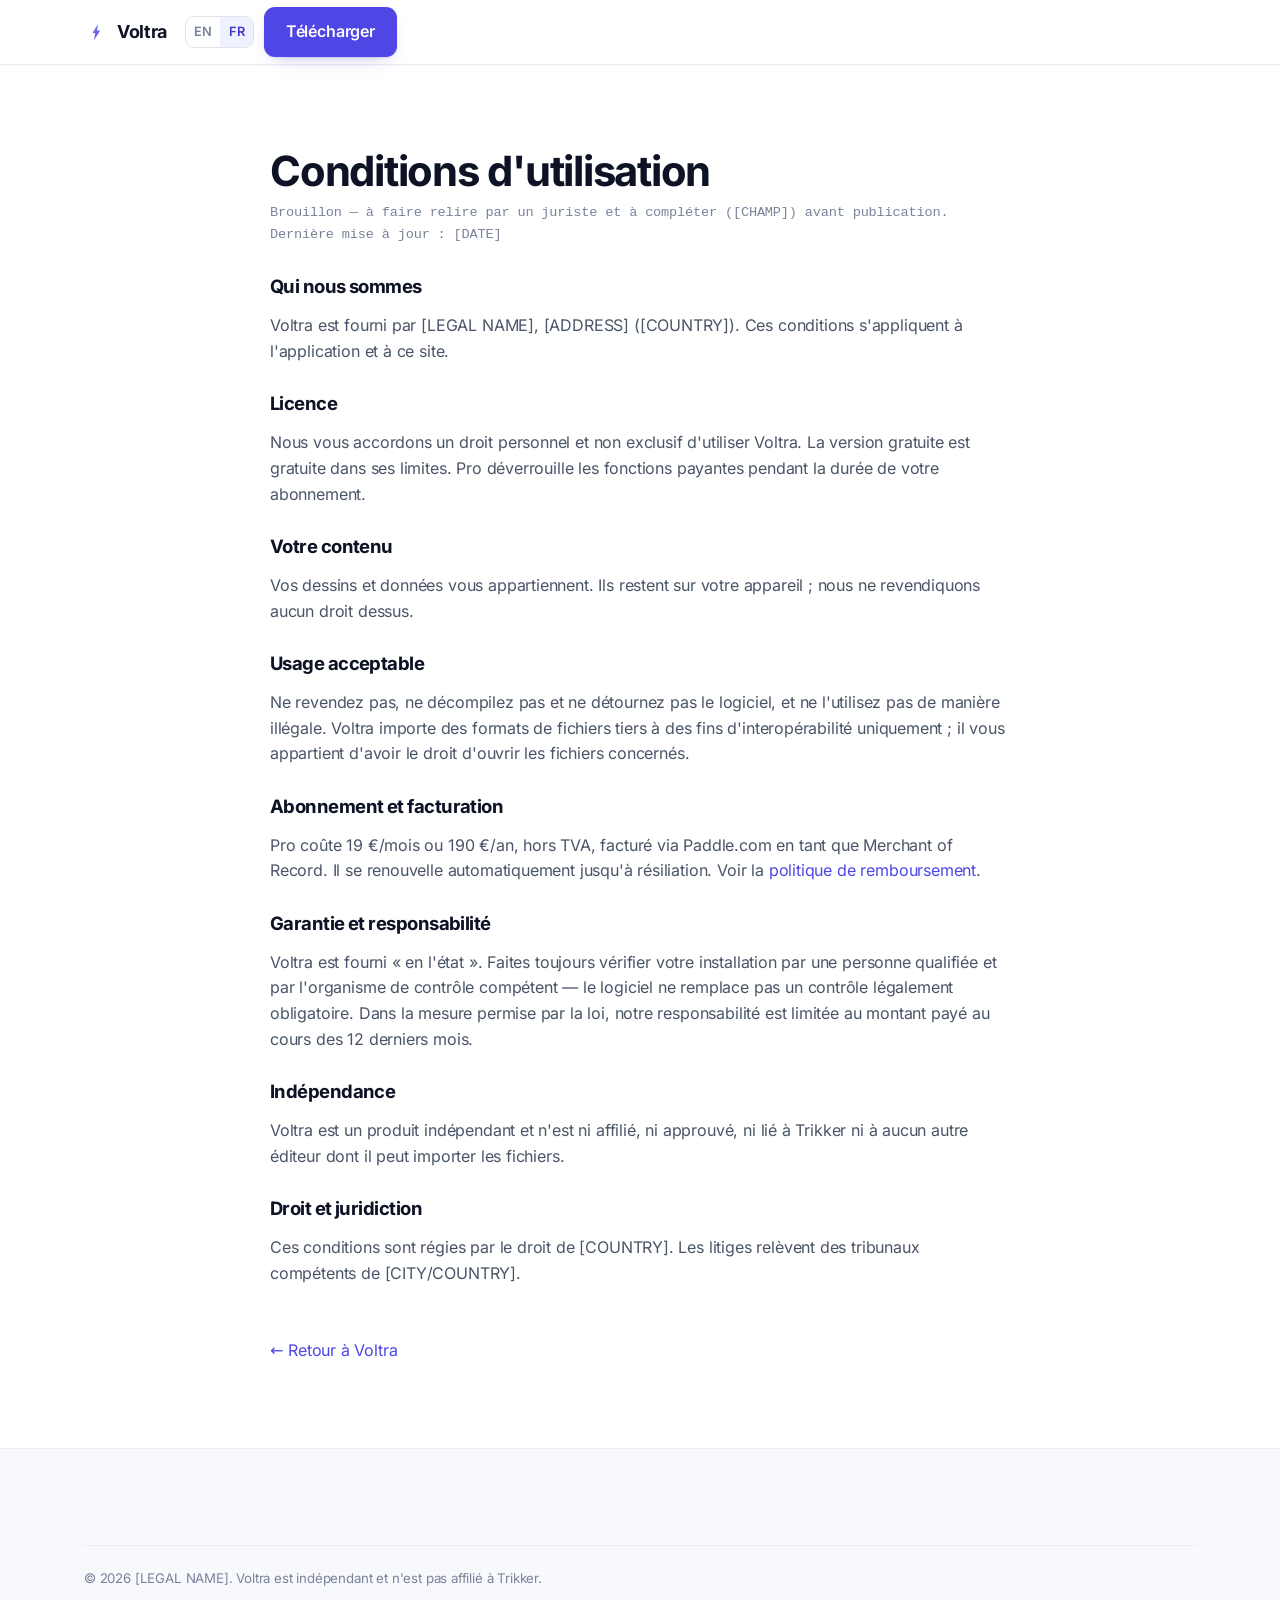
<file: fr/conditions.html>
<!doctype html>
<html lang="fr">
<head>
<meta charset="utf-8">
<meta name="viewport" content="width=device-width, initial-scale=1">
<title>Conditions d'utilisation — Voltra</title>
<meta name="description" content="Les conditions qui s'appliquent à l'utilisation de Voltra et à l'abonnement Pro.">
<link rel="canonical" href="https://voltra.app/fr/conditions.html">
<meta http-equiv="Content-Security-Policy" content="default-src 'self'; script-src 'self'; style-src 'self'; img-src 'self' data:; font-src 'self'; connect-src 'self'; base-uri 'none'; form-action 'none'; object-src 'none'; upgrade-insecure-requests">
<link rel="icon" type="image/png" sizes="32x32" href="../assets/favicon-32.png">
<meta name="theme-color" content="#ffffff">
<link rel="stylesheet" href="../styles.css">
</head>
<body>
<header class="site-head scrolled">
  <div class="wrap head-row">
    <a class="brand" href="../"><img src="../assets/mark-96.png" alt="" width="24" height="24"><span>Voltra</span></a>
    <div class="head-actions"><div class="lang"><a href="../terms.html">EN</a><a href="./conditions.html" class="on" aria-current="page">FR</a></div><a class="btn btn-primary" href="../#download">Télécharger</a></div>
  </div>
</header>
<main class="wrap legal">
  <h1>Conditions d'utilisation</h1>
  <p class="updated">Brouillon — à faire relire par un juriste et à compléter ([CHAMP]) avant publication. Dernière mise à jour : [DATE]</p>
  <h2>Qui nous sommes</h2><p>Voltra est fourni par [LEGAL NAME], [ADDRESS] ([COUNTRY]). Ces conditions s'appliquent à l'application et à ce site.</p>
  <h2>Licence</h2><p>Nous vous accordons un droit personnel et non exclusif d'utiliser Voltra. La version gratuite est gratuite dans ses limites. Pro déverrouille les fonctions payantes pendant la durée de votre abonnement.</p>
  <h2>Votre contenu</h2><p>Vos dessins et données vous appartiennent. Ils restent sur votre appareil ; nous ne revendiquons aucun droit dessus.</p>
  <h2>Usage acceptable</h2><p>Ne revendez pas, ne décompilez pas et ne détournez pas le logiciel, et ne l'utilisez pas de manière illégale. Voltra importe des formats de fichiers tiers à des fins d'interopérabilité uniquement ; il vous appartient d'avoir le droit d'ouvrir les fichiers concernés.</p>
  <h2>Abonnement et facturation</h2><p>Pro coûte 19 €/mois ou 190 €/an, hors TVA, facturé via Paddle.com en tant que Merchant of Record. Il se renouvelle automatiquement jusqu'à résiliation. Voir la <a href="./remboursement.html">politique de remboursement</a>.</p>
  <h2>Garantie et responsabilité</h2><p>Voltra est fourni « en l'état ». Faites toujours vérifier votre installation par une personne qualifiée et par l'organisme de contrôle compétent — le logiciel ne remplace pas un contrôle légalement obligatoire. Dans la mesure permise par la loi, notre responsabilité est limitée au montant payé au cours des 12 derniers mois.</p>
  <h2>Indépendance</h2><p>Voltra est un produit indépendant et n'est ni affilié, ni approuvé, ni lié à Trikker ni à aucun autre éditeur dont il peut importer les fichiers.</p>
  <h2>Droit et juridiction</h2><p>Ces conditions sont régies par le droit de [COUNTRY]. Les litiges relèvent des tribunaux compétents de [CITY/COUNTRY].</p>
  <a class="back" href="../">← Retour à Voltra</a>
</main>
<footer class="foot"><div class="wrap"><div class="foot-legal"><span>© <span>2026</span> [LEGAL NAME]. Voltra est indépendant et n'est pas affilié à Trikker.</span></div></div></footer>
</body>
</html>
</file>
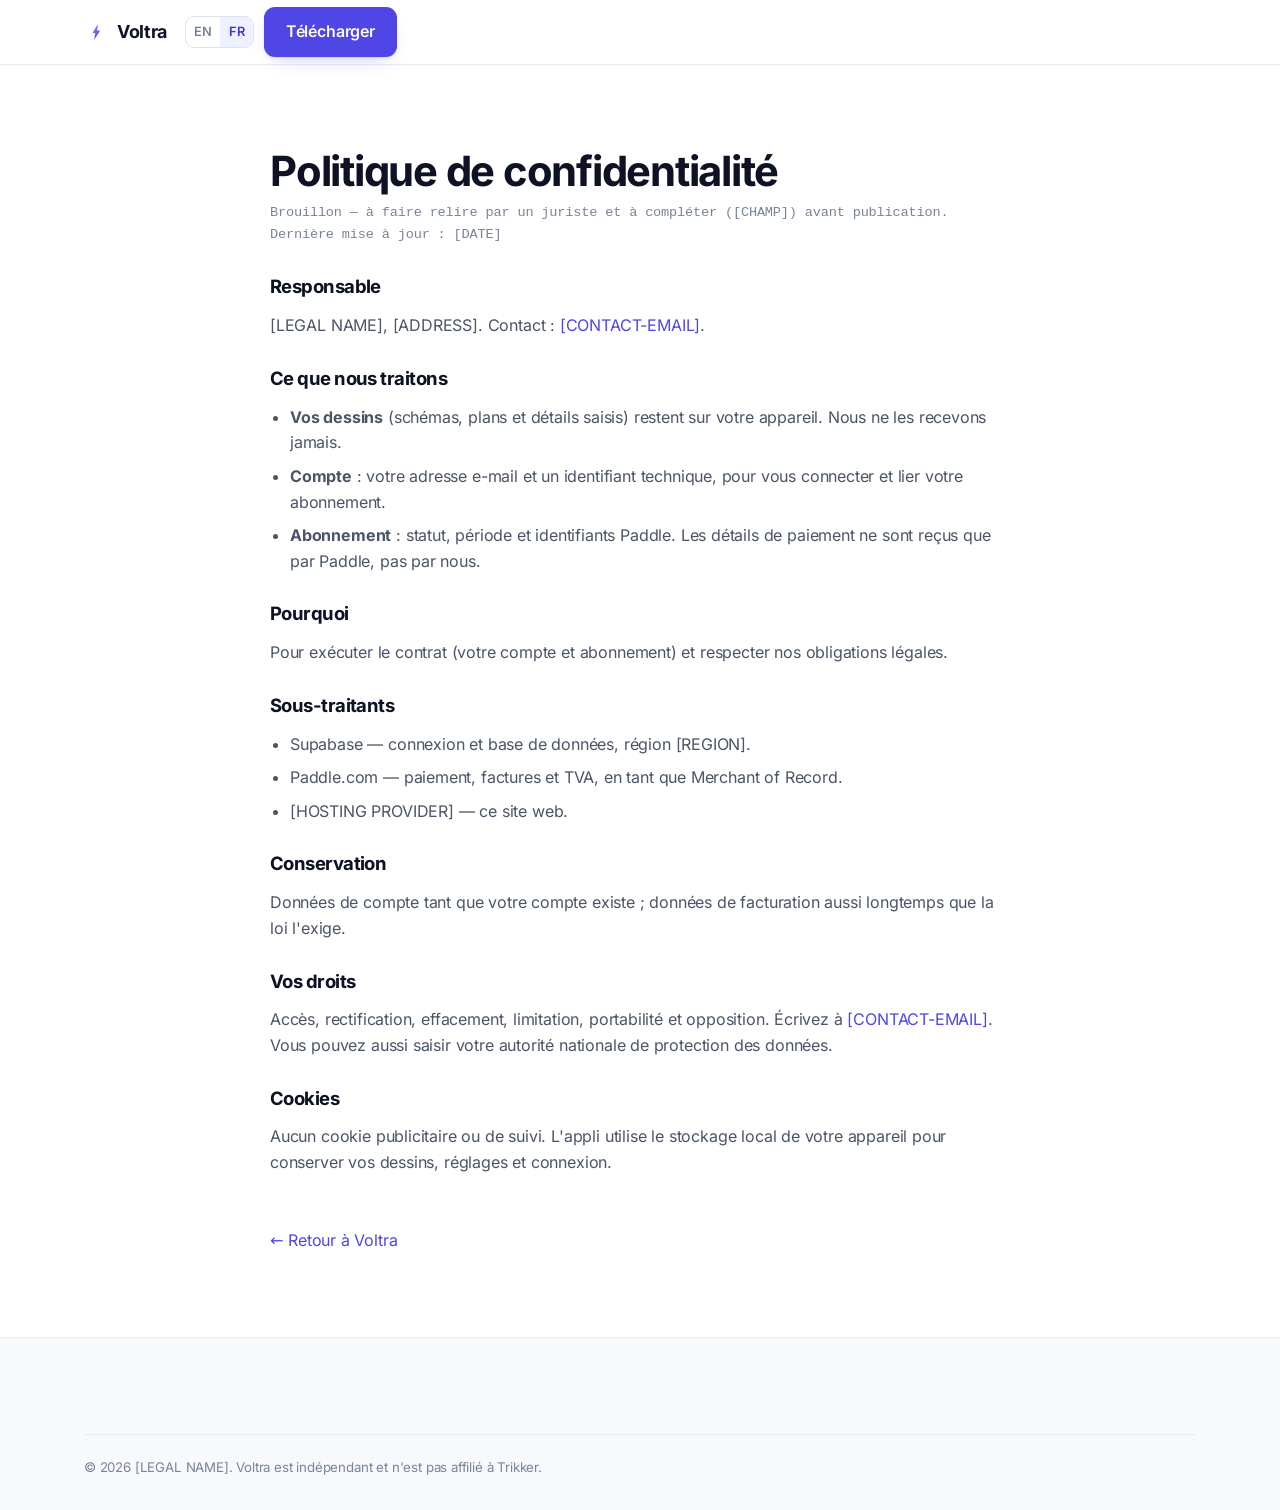
<file: fr/confidentialite.html>
<!doctype html>
<html lang="fr">
<head>
<meta charset="utf-8">
<meta name="viewport" content="width=device-width, initial-scale=1">
<title>Politique de confidentialité — Voltra</title>
<meta name="description" content="Comment Voltra traite vos données. Vos dessins restent sur votre appareil ; seules les données de compte et d'abonnement atteignent nos serveurs.">
<link rel="canonical" href="https://voltra.app/fr/confidentialite.html">
<meta http-equiv="Content-Security-Policy" content="default-src 'self'; script-src 'self'; style-src 'self'; img-src 'self' data:; font-src 'self'; connect-src 'self'; base-uri 'none'; form-action 'none'; object-src 'none'; upgrade-insecure-requests">
<link rel="icon" type="image/png" sizes="32x32" href="../assets/favicon-32.png">
<meta name="theme-color" content="#ffffff">
<link rel="stylesheet" href="../styles.css">
</head>
<body>
<header class="site-head scrolled">
  <div class="wrap head-row">
    <a class="brand" href="../"><img src="../assets/mark-96.png" alt="" width="24" height="24"><span>Voltra</span></a>
    <div class="head-actions"><div class="lang"><a href="../privacy.html">EN</a><a href="./confidentialite.html" class="on" aria-current="page">FR</a></div><a class="btn btn-primary" href="../#download">Télécharger</a></div>
  </div>
</header>
<main class="wrap legal">
  <h1>Politique de confidentialité</h1>
  <p class="updated">Brouillon — à faire relire par un juriste et à compléter ([CHAMP]) avant publication. Dernière mise à jour : [DATE]</p>
  <h2>Responsable</h2><p>[LEGAL NAME], [ADDRESS]. Contact : <a href="mailto:[CONTACT-EMAIL]">[CONTACT-EMAIL]</a>.</p>
  <h2>Ce que nous traitons</h2>
  <ul>
    <li><b>Vos dessins</b> (schémas, plans et détails saisis) restent sur votre appareil. Nous ne les recevons jamais.</li>
    <li><b>Compte</b> : votre adresse e-mail et un identifiant technique, pour vous connecter et lier votre abonnement.</li>
    <li><b>Abonnement</b> : statut, période et identifiants Paddle. Les détails de paiement ne sont reçus que par Paddle, pas par nous.</li>
  </ul>
  <h2>Pourquoi</h2><p>Pour exécuter le contrat (votre compte et abonnement) et respecter nos obligations légales.</p>
  <h2>Sous-traitants</h2><ul><li>Supabase — connexion et base de données, région [REGION].</li><li>Paddle.com — paiement, factures et TVA, en tant que Merchant of Record.</li><li>[HOSTING PROVIDER] — ce site web.</li></ul>
  <h2>Conservation</h2><p>Données de compte tant que votre compte existe ; données de facturation aussi longtemps que la loi l'exige.</p>
  <h2>Vos droits</h2><p>Accès, rectification, effacement, limitation, portabilité et opposition. Écrivez à <a href="mailto:[CONTACT-EMAIL]">[CONTACT-EMAIL]</a>. Vous pouvez aussi saisir votre autorité nationale de protection des données.</p>
  <h2>Cookies</h2><p>Aucun cookie publicitaire ou de suivi. L'appli utilise le stockage local de votre appareil pour conserver vos dessins, réglages et connexion.</p>
  <a class="back" href="../">← Retour à Voltra</a>
</main>
<footer class="foot"><div class="wrap"><div class="foot-legal"><span>© <span>2026</span> [LEGAL NAME]. Voltra est indépendant et n'est pas affilié à Trikker.</span></div></div></footer>
</body>
</html>
</file>
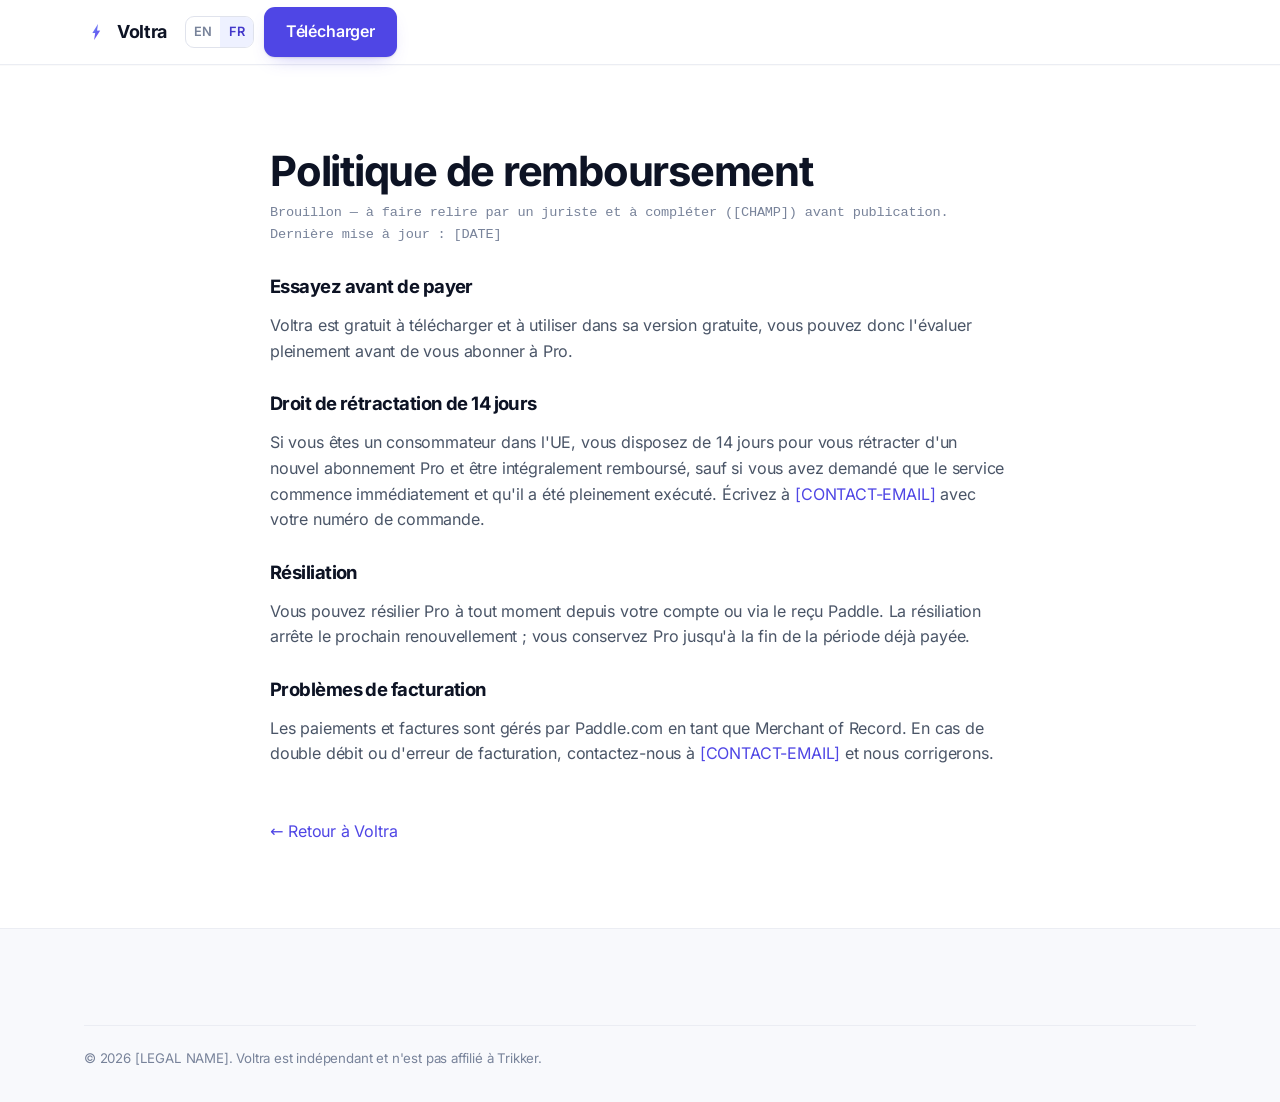
<file: fr/remboursement.html>
<!doctype html>
<html lang="fr">
<head>
<meta charset="utf-8">
<meta name="viewport" content="width=device-width, initial-scale=1">
<title>Politique de remboursement — Voltra</title>
<meta name="description" content="Comment fonctionnent les remboursements et résiliations de l'abonnement Voltra Pro.">
<link rel="canonical" href="https://voltra.app/fr/remboursement.html">
<meta http-equiv="Content-Security-Policy" content="default-src 'self'; script-src 'self'; style-src 'self'; img-src 'self' data:; font-src 'self'; connect-src 'self'; base-uri 'none'; form-action 'none'; object-src 'none'; upgrade-insecure-requests">
<link rel="icon" type="image/png" sizes="32x32" href="../assets/favicon-32.png">
<meta name="theme-color" content="#ffffff">
<link rel="stylesheet" href="../styles.css">
</head>
<body>
<header class="site-head scrolled">
  <div class="wrap head-row">
    <a class="brand" href="../"><img src="../assets/mark-96.png" alt="" width="24" height="24"><span>Voltra</span></a>
    <div class="head-actions"><div class="lang"><a href="../refund.html">EN</a><a href="./remboursement.html" class="on" aria-current="page">FR</a></div><a class="btn btn-primary" href="../#download">Télécharger</a></div>
  </div>
</header>
<main class="wrap legal">
  <h1>Politique de remboursement</h1>
  <p class="updated">Brouillon — à faire relire par un juriste et à compléter ([CHAMP]) avant publication. Dernière mise à jour : [DATE]</p>
  <h2>Essayez avant de payer</h2><p>Voltra est gratuit à télécharger et à utiliser dans sa version gratuite, vous pouvez donc l'évaluer pleinement avant de vous abonner à Pro.</p>
  <h2>Droit de rétractation de 14 jours</h2><p>Si vous êtes un consommateur dans l'UE, vous disposez de 14 jours pour vous rétracter d'un nouvel abonnement Pro et être intégralement remboursé, sauf si vous avez demandé que le service commence immédiatement et qu'il a été pleinement exécuté. Écrivez à <a href="mailto:[CONTACT-EMAIL]">[CONTACT-EMAIL]</a> avec votre numéro de commande.</p>
  <h2>Résiliation</h2><p>Vous pouvez résilier Pro à tout moment depuis votre compte ou via le reçu Paddle. La résiliation arrête le prochain renouvellement ; vous conservez Pro jusqu'à la fin de la période déjà payée.</p>
  <h2>Problèmes de facturation</h2><p>Les paiements et factures sont gérés par Paddle.com en tant que Merchant of Record. En cas de double débit ou d'erreur de facturation, contactez-nous à <a href="mailto:[CONTACT-EMAIL]">[CONTACT-EMAIL]</a> et nous corrigerons.</p>
  <a class="back" href="../">← Retour à Voltra</a>
</main>
<footer class="foot"><div class="wrap"><div class="foot-legal"><span>© <span>2026</span> [LEGAL NAME]. Voltra est indépendant et n'est pas affilié à Trikker.</span></div></div></footer>
</body>
</html>
</file>
<file: styles.css>
/* Voltra — clean & light. Inter, indigo/violet accent, generous whitespace, soft shadows. */

@font-face {
  font-family: "Inter";
  font-style: normal; font-weight: 100 900; font-display: swap;
  src: url("./assets/fonts/inter-latin.woff2") format("woff2");
  unicode-range: U+0000-00FF,U+0131,U+0152-0153,U+02BB-02BC,U+02C6,U+02DA,U+02DC,U+2000-206F,U+2074,U+20AC,U+2122,U+2191,U+2193,U+2212,U+2215,U+FEFF,U+FFFD;
}
@font-face {
  font-family: "Inter";
  font-style: normal; font-weight: 100 900; font-display: swap;
  src: url("./assets/fonts/inter-latin-ext.woff2") format("woff2");
  unicode-range: U+0100-024F,U+0259,U+1E00-1EFF,U+2020,U+20A0-20AB,U+20AD-20CF,U+2113,U+2C60-2C7F,U+A720-A7FF;
}

:root {
  --bg: #ffffff;
  --bg-soft: #f8f9fc;
  --bg-tint: #f4f3ff;
  --ink: #0d1324;
  --ink-2: #4a5567;
  --ink-3: #78839a;
  --line: #ebedf3;
  --line-2: #e0e3ec;
  --accent: #4f46e5;
  --accent-600: #4338ca;
  --accent-2: #7c3aed;
  --accent-soft: #eef1ff;
  --accent-ink: #ffffff;
  --ring: rgba(79,70,229,.4);
  --sh-card: 0 1px 2px rgba(15,23,42,.04), 0 10px 24px -14px rgba(15,23,42,.12);
  --sh-float: 0 2px 6px rgba(15,23,42,.05), 0 40px 80px -36px rgba(79,70,229,.32), 0 18px 40px -24px rgba(15,23,42,.18);
  --font: "Inter", system-ui, -apple-system, "Segoe UI", Roboto, Arial, sans-serif;
  --mono: ui-monospace, "SF Mono", "Cascadia Code", Consolas, monospace;
  --maxw: 1160px;
}

* { box-sizing: border-box; }
html { scroll-behavior: smooth; -webkit-text-size-adjust: 100%; }
@media (prefers-reduced-motion: reduce) { html { scroll-behavior: auto; } }
body {
  margin: 0; font-family: var(--font); color: var(--ink); background: var(--bg);
  line-height: 1.6; -webkit-font-smoothing: antialiased; text-rendering: optimizeLegibility;
  font-feature-settings: "cv11","ss01"; letter-spacing: -0.011em; overflow-x: hidden;
}
.wrap { width: 100%; max-width: var(--maxw); margin-inline: auto; padding-inline: 24px; }
.mono { font-family: var(--mono); letter-spacing: -.01em; font-feature-settings: "tnum"; }
.muted { color: var(--ink-3); }
code { font-family: var(--mono); font-size: .88em; color: var(--accent-600); background: var(--accent-soft); padding: .1em .4em; border-radius: 5px; }
a { color: var(--accent); text-decoration: none; text-underline-offset: 3px; }
a:hover { text-decoration: underline; }
img { max-width: 100%; display: block; }
h1,h2,h3,h4 { margin: 0; line-height: 1.08; letter-spacing: -.03em; font-weight: 720; color: var(--ink); }
.grad { background: linear-gradient(100deg, var(--accent), var(--accent-2)); -webkit-background-clip: text; background-clip: text; color: transparent; }

.skip { position: absolute; left: -999px; top: 0; z-index: 100; background: var(--accent); color: #fff; padding: 10px 16px; border-radius: 0 0 8px 0; }
.skip:focus { left: 0; }
:focus-visible { outline: 2px solid var(--ring); outline-offset: 3px; border-radius: 6px; }

/* buttons */
.btn { display: inline-flex; align-items: center; justify-content: center; gap: .5em; font: inherit; font-weight: 580; letter-spacing: -.01em; padding: .72em 1.3em; border-radius: 11px; border: 1px solid transparent; cursor: pointer; white-space: nowrap; transition: transform .12s, background-color .18s, border-color .18s, box-shadow .2s; }
.btn:hover { text-decoration: none; }
.btn:active { transform: translateY(1px); }
.btn-primary { background: var(--accent); color: #fff; box-shadow: 0 1px 2px rgba(15,23,42,.1), 0 8px 20px -10px var(--ring); }
.btn-primary:hover { background: var(--accent-600); transform: translateY(-1px); box-shadow: 0 2px 4px rgba(15,23,42,.12), 0 12px 26px -10px var(--ring); }
.btn-ghost { background: #fff; color: var(--ink); border-color: var(--line-2); box-shadow: 0 1px 2px rgba(15,23,42,.04); }
.btn-ghost:hover { border-color: var(--ink-3); }
.btn-lg { padding: .88em 1.6em; font-size: 1.02rem; border-radius: 12px; }
.btn svg { width: 1.15em; height: 1.15em; }

/* header */
.site-head { position: sticky; top: 0; z-index: 50; background: rgba(255,255,255,.72); backdrop-filter: saturate(1.4) blur(12px); border-bottom: 1px solid transparent; transition: border-color .25s, box-shadow .25s; }
.site-head.scrolled { border-color: var(--line); box-shadow: 0 1px 0 rgba(15,23,42,.02); }
.head-row { display: flex; align-items: center; gap: 18px; height: 64px; }
.brand { display: inline-flex; align-items: center; gap: 9px; color: var(--ink); font-weight: 700; letter-spacing: -.02em; font-size: 1.12rem; }
.brand:hover { text-decoration: none; }
.brand img { width: 24px; height: 24px; }
.nav { display: flex; gap: 26px; margin-inline: auto; }
.nav a { color: var(--ink-2); font-size: .94rem; font-weight: 480; }
.nav a:hover { color: var(--ink); text-decoration: none; }
.head-actions { display: flex; align-items: center; gap: 10px; }
.lang { display: inline-flex; border: 1px solid var(--line-2); border-radius: 9px; overflow: hidden; background: #fff; }
.lang a { padding: .4em .66em; color: var(--ink-3); font-size: .8rem; font-weight: 600; }
.lang a:hover { color: var(--ink); text-decoration: none; }
.lang a.on { background: var(--accent-soft); color: var(--accent-600); }

/* hero */
.hero { position: relative; padding: clamp(56px, 9vw, 108px) 0 clamp(40px, 6vw, 72px); }
.hero::before { content: ""; position: absolute; inset: -120px 0 auto 0; height: 620px; z-index: -1; background: radial-gradient(680px 380px at 72% 0%, rgba(124,58,237,.1), transparent 60%), radial-gradient(620px 420px at 12% -5%, rgba(79,70,229,.09), transparent 55%); }
.hero-grid { display: grid; grid-template-columns: 1fr 1.08fr; gap: clamp(32px, 5vw, 70px); align-items: center; }
.hero-copy { min-width: 0; }
.eyebrow { display: inline-flex; align-items: center; gap: 8px; color: var(--accent-600); background: var(--accent-soft); font-size: .82rem; font-weight: 560; padding: .4em .85em; border-radius: 100px; margin-bottom: 22px; }
.eyebrow .dot { width: 6px; height: 6px; border-radius: 50%; background: var(--accent); }
.hero h1 { font-size: clamp(2.5rem, 5.6vw, 4.2rem); font-weight: 800; letter-spacing: -.04em; line-height: 1.02; }
.lede { color: var(--ink-2); font-size: clamp(1.06rem, 1.5vw, 1.24rem); max-width: 32em; margin: 24px 0 30px; line-height: 1.55; }
.hero-cta { display: flex; flex-wrap: wrap; gap: 12px; align-items: center; }
.hero-sub { margin: 20px 0 0; color: var(--ink-3); font-size: .9rem; display: flex; gap: 20px; flex-wrap: wrap; }
.hero-sub span { display: inline-flex; align-items: center; gap: 7px; }
.hero-sub svg { width: 16px; height: 16px; color: var(--accent); }

/* app window frame (the premium signature) */
.frame { border-radius: 14px; background: #fff; border: 1px solid var(--line-2); box-shadow: var(--sh-float); overflow: hidden; }
.frame .bar { display: flex; align-items: center; gap: 7px; padding: 11px 14px; border-bottom: 1px solid var(--line); background: var(--bg-soft); }
.frame .bar i { width: 11px; height: 11px; border-radius: 50%; background: #d7dbe3; display: block; }
.frame img { width: 100%; display: block; }
.hero-art { position: relative; }
.hero-art .frame { transform: translateZ(0); animation: floaty 8s ease-in-out infinite; }
@keyframes floaty { 0%,100% { transform: translateY(0); } 50% { transform: translateY(-9px); } }
@media (prefers-reduced-motion: reduce) { .hero-art .frame { animation: none; } }

/* trust strip */
.trust { border-top: 1px solid var(--line); border-bottom: 1px solid var(--line); background: var(--bg-soft); }
.trust-row { display: grid; grid-template-columns: repeat(4,1fr); }
.trust-item { padding: 22px 22px; border-left: 1px solid var(--line); }
.trust-item:first-child { border-left: 0; padding-left: 4px; }
.trust-item b { display: block; font-size: 1rem; color: var(--ink); }
.trust-item span { color: var(--ink-3); font-size: .88rem; }

/* sections */
.section { padding: clamp(64px, 10vw, 120px) 0; }
.section.alt { background: var(--bg-soft); border-top: 1px solid var(--line); border-bottom: 1px solid var(--line); }
.sec-head { max-width: 42ch; margin-bottom: 52px; }
.sec-head.center { margin-inline: auto; text-align: center; }
.kicker { color: var(--accent-600); font-weight: 600; font-size: .84rem; margin: 0 0 14px; letter-spacing: -.005em; }
.sec-head h2 { font-size: clamp(2rem, 3.6vw, 2.9rem); font-weight: 760; letter-spacing: -.035em; }
.sec-head p { color: var(--ink-2); font-size: 1.12rem; margin: 16px 0 0; }

/* showcase rows */
.showcase { display: grid; gap: clamp(64px, 9vw, 120px); }
.row { display: grid; grid-template-columns: 1fr 1.15fr; gap: clamp(32px, 6vw, 80px); align-items: center; }
.row.flip .row-media { order: 2; }
.row-copy h3 { font-size: clamp(1.5rem, 2.6vw, 2rem); font-weight: 740; letter-spacing: -.025em; }
.row-copy p { color: var(--ink-2); margin: 16px 0 0; font-size: 1.06rem; max-width: 42ch; }
.row-list { list-style: none; padding: 0; margin: 24px 0 0; display: grid; gap: 13px; }
.row-list li { position: relative; padding-left: 32px; color: var(--ink-2); }
.row-list li svg { position: absolute; left: 0; top: 2px; width: 20px; height: 20px; color: var(--accent); }

/* feature cards */
.grid3 { display: grid; grid-template-columns: repeat(3,1fr); gap: 20px; }
.card { background: #fff; border: 1px solid var(--line); border-radius: 16px; padding: 28px 26px; box-shadow: var(--sh-card); transition: transform .2s, box-shadow .2s; }
.card:hover { transform: translateY(-3px); box-shadow: 0 1px 2px rgba(15,23,42,.04), 0 18px 40px -18px rgba(15,23,42,.18); }
.card .ic { width: 42px; height: 42px; border-radius: 11px; background: var(--accent-soft); display: grid; place-items: center; margin-bottom: 18px; }
.card .ic svg { width: 22px; height: 22px; color: var(--accent); }
.card h4 { font-size: 1.12rem; margin-bottom: 7px; }
.card p { color: var(--ink-2); margin: 0; font-size: .96rem; }

/* migration */
.migrate-box { display: grid; grid-template-columns: 1.15fr .85fr; gap: 48px; align-items: center; }
.swap { display: inline-flex; align-items: center; gap: 14px; padding: 22px; background: #fff; border: 1px solid var(--line-2); border-radius: 16px; box-shadow: var(--sh-card); }
.swap .chip { text-align: center; padding: 13px 16px; border-radius: 10px; background: var(--bg-soft); border: 1px solid var(--line); }
.swap .chip small { display: block; color: var(--ink-3); font-size: .72rem; margin-top: 3px; }
.swap .chip.to { background: var(--accent-soft); border-color: color-mix(in srgb, var(--accent) 35%, var(--line)); }
.swap .chip.to .mono { color: var(--accent-600); }
.swap .arrow { color: var(--accent); }
.swap .arrow svg { width: 26px; height: 20px; }

/* download */
.dl-wrap { border: 1px solid var(--line-2); border-radius: 16px; overflow: hidden; background: #fff; max-width: 820px; margin-inline: auto; box-shadow: var(--sh-card); }
.dl-row { display: grid; grid-template-columns: 1.1fr 1.5fr .8fr auto; align-items: center; gap: 16px; padding: 17px 22px; border-top: 1px solid var(--line); color: var(--ink); transition: background-color .15s; }
.dl-row:first-child { border-top: 0; }
.dl-row:hover { background: var(--bg-soft); text-decoration: none; }
.dl-os { font-weight: 640; }
.dl-kind { color: var(--ink-2); font-size: .95rem; }
.dl-size { color: var(--ink-3); font-size: .88rem; font-family: var(--mono); }
.dl-get { justify-self: end; color: var(--accent-600); font-weight: 580; border: 1px solid var(--line-2); padding: .42em .95em; border-radius: 9px; }
.dl-row:hover .dl-get { border-color: var(--accent); background: var(--accent-soft); }
.dl-row.is-you { background: var(--accent-soft); }
.dl-row.is-you .dl-os::after { content: "your system"; margin-left: 10px; font: 600 .66rem/1 var(--font); color: #fff; background: var(--accent); padding: .3em .55em; border-radius: 100px; vertical-align: middle; letter-spacing: 0; }
.dl-note { text-align: center; margin-top: 18px; font-size: .9rem; }

/* pricing */
.plans { display: grid; grid-template-columns: 1fr 1fr; gap: 22px; max-width: 760px; margin-inline: auto; }
.plan { background: #fff; border: 1px solid var(--line-2); border-radius: 18px; padding: 32px 30px; box-shadow: var(--sh-card); }
.plan.pro { border: 1.5px solid color-mix(in srgb, var(--accent) 45%, var(--line-2)); box-shadow: 0 2px 6px rgba(15,23,42,.05), 0 30px 60px -30px var(--ring); position: relative; }
.plan h3 { font-size: 1.3rem; }
.flag { display: inline-flex; align-items: center; gap: 7px; font-weight: 640; color: var(--accent-600); background: var(--accent-soft); padding: .3em .7em; border-radius: 100px; font-size: .82rem; margin-bottom: 8px; }
.price { display: flex; align-items: baseline; gap: 6px; margin: 8px 0 2px; }
.price .amt { font-size: 2.6rem; font-weight: 780; letter-spacing: -.03em; }
.price .per { color: var(--ink-3); }
.price-alt { color: var(--ink-3); font-size: .85rem; margin: 0 0 22px; }
.plan ul { list-style: none; padding: 0; margin: 14px 0 26px; display: grid; gap: 12px; }
.plan li { padding-left: 28px; position: relative; color: var(--ink-2); font-size: .98rem; }
.plan li svg { position: absolute; left: 0; top: 3px; width: 18px; height: 18px; color: var(--accent); }

/* faq */
.faq { max-width: 780px; margin-inline: auto; border-top: 1px solid var(--line); }
.faq details { border-bottom: 1px solid var(--line); }
.faq summary { cursor: pointer; padding: 22px 0; font-weight: 580; font-size: 1.06rem; list-style: none; display: flex; justify-content: space-between; align-items: center; gap: 16px; color: var(--ink); }
.faq summary::-webkit-details-marker { display: none; }
.faq summary::after { content: "+"; color: var(--accent); font-weight: 300; font-size: 1.5rem; line-height: 1; transition: transform .2s; }
.faq details[open] summary::after { transform: rotate(45deg); }
.faq p { margin: 0 0 22px; color: var(--ink-2); max-width: 64ch; }

/* final cta */
.cta-box { max-width: 880px; margin-inline: auto; text-align: center; padding: clamp(48px, 7vw, 80px) 32px; border-radius: 26px; background: linear-gradient(135deg, var(--accent), var(--accent-2)); color: #fff; box-shadow: 0 30px 70px -30px var(--ring); }
.cta-box h2 { color: #fff; font-size: clamp(2rem, 4vw, 2.9rem); letter-spacing: -.035em; }
.cta-box p { color: rgba(255,255,255,.88); margin: 14px 0 30px; font-size: 1.1rem; }
.cta-box .btn-primary { background: #fff; color: var(--accent-600); box-shadow: 0 10px 30px -10px rgba(0,0,0,.3); }
.cta-box .btn-primary:hover { background: #f3f4ff; }

/* footer */
.foot { border-top: 1px solid var(--line); background: var(--bg-soft); padding: 56px 0 32px; }
.foot-grid { display: grid; grid-template-columns: 1.7fr 1fr 1fr 1fr; gap: 28px; }
.foot-brand { display: grid; grid-template-columns: auto 1fr; align-content: start; gap: 8px 10px; }
.foot-brand img { width: 22px; height: 22px; grid-row: 1; }
.foot-brand .fb-name { grid-row: 1; align-self: center; font-weight: 700; }
.foot-brand p { grid-column: 1 / -1; color: var(--ink-3); font-size: .88rem; margin: 2px 0 0; max-width: 34ch; }
.foot-col { display: grid; gap: 11px; align-content: start; }
.foot-col h5 { font-size: .76rem; color: var(--ink-3); font-weight: 650; letter-spacing: .05em; text-transform: uppercase; margin: 0; }
.foot-col a { color: var(--ink-2); font-size: .93rem; }
.foot-col a:hover { color: var(--ink); }
.foot-legal { margin-top: 40px; padding-top: 22px; border-top: 1px solid var(--line); color: var(--ink-3); font-size: .83rem; display: flex; justify-content: space-between; gap: 16px; flex-wrap: wrap; }

/* legal */
.legal { max-width: 740px; padding: clamp(44px,7vw,84px) 0; }
.legal h1 { font-size: clamp(2rem,4vw,2.6rem); margin-bottom: 8px; }
.legal .updated { color: var(--ink-3); font-family: var(--mono); font-size: .85rem; margin: 0 0 32px; }
.legal h2 { font-size: 1.15rem; margin: 30px 0 8px; }
.legal p, .legal li { color: var(--ink-2); }
.legal ul { padding-left: 20px; display: grid; gap: 8px; }
.legal .back { display: inline-block; margin-top: 36px; }

/* utilities */
.pt0 { padding-top: 0; }
.center-self { justify-self: center; }
.mig-h2 { font-size: clamp(1.7rem,3vw,2.3rem); letter-spacing: -.03em; }
.mig-p { color: var(--ink-2); margin-top: 16px; max-width: 46ch; font-size: 1.04rem; }
.mig-dis { font-size: .84rem; margin-top: 16px; }
.ml-auto { margin-left: auto; }

/* responsive */
@media (max-width: 920px) {
  .hero-grid { grid-template-columns: 1fr; }
  .hero-art { order: -1; max-width: 560px; }
  .nav { display: none; }
  .trust-row { grid-template-columns: 1fr 1fr; }
  .trust-item:nth-child(3) { border-left: 0; padding-left: 4px; }
  .row, .row.flip .row-media { grid-template-columns: 1fr; }
  .row.flip .row-media { order: -1; }
  .grid3 { grid-template-columns: 1fr; }
  .migrate-box { grid-template-columns: 1fr; }
  .plans { grid-template-columns: 1fr; }
  .foot-grid { grid-template-columns: 1fr 1fr; }
}
@media (max-width: 560px) {
  .head-actions .btn { display: none; }
  .trust-row { grid-template-columns: 1fr; }
  .trust-item { border-left: 0; padding-left: 4px; }
  .dl-row { grid-template-columns: 1fr auto; grid-template-areas: "os get" "kind get" "size get"; row-gap: 2px; }
  .dl-os { grid-area: os; } .dl-kind { grid-area: kind; } .dl-size { grid-area: size; } .dl-get { grid-area: get; align-self: center; }
  .foot-grid { grid-template-columns: 1fr; }
}
</file>
